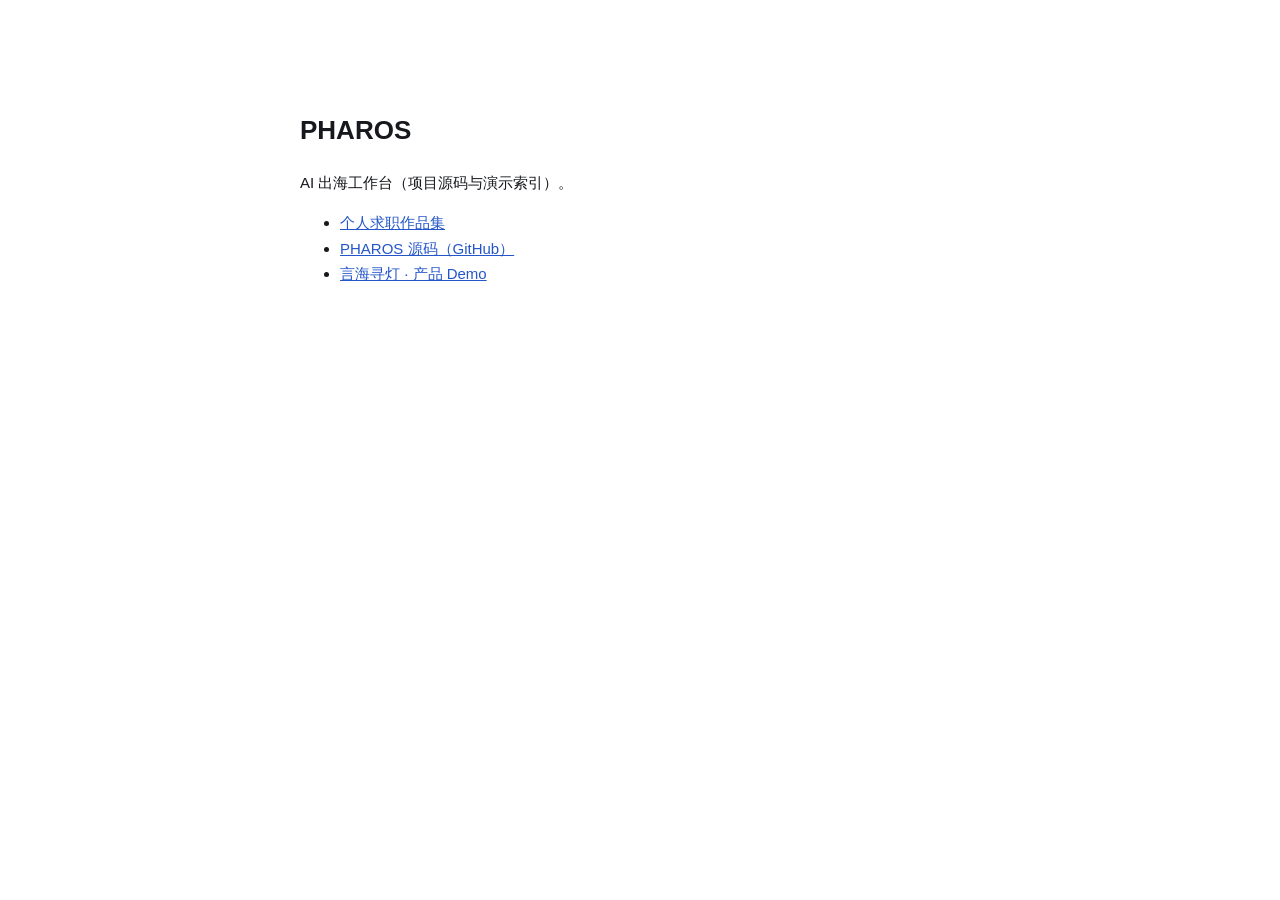
<file: index.html>
<!DOCTYPE html>
<html lang="zh-CN"><head><meta charset="utf-8"><meta name="viewport" content="width=device-width,initial-scale=1"><title>PHAROS · 项目与作品索引</title>
<style>body{font:15px/1.7 -apple-system,"PingFang SC",sans-serif;max-width:680px;margin:12vh auto;padding:0 22px;color:#16181d}a{color:#2456c9}h1{font-size:26px}</style></head>
<body><h1>PHAROS</h1><p>AI 出海工作台（项目源码与演示索引）。</p><ul>
<li><a href="./portfolio.html">个人求职作品集</a></li>
<li><a href="https://github.com/dl0607-prog/pharos-ocean">PHAROS 源码（GitHub）</a></li>
<li><a href="./pharos-demo.html">言海寻灯 · 产品 Demo</a></li>
</ul></body></html>
</file>
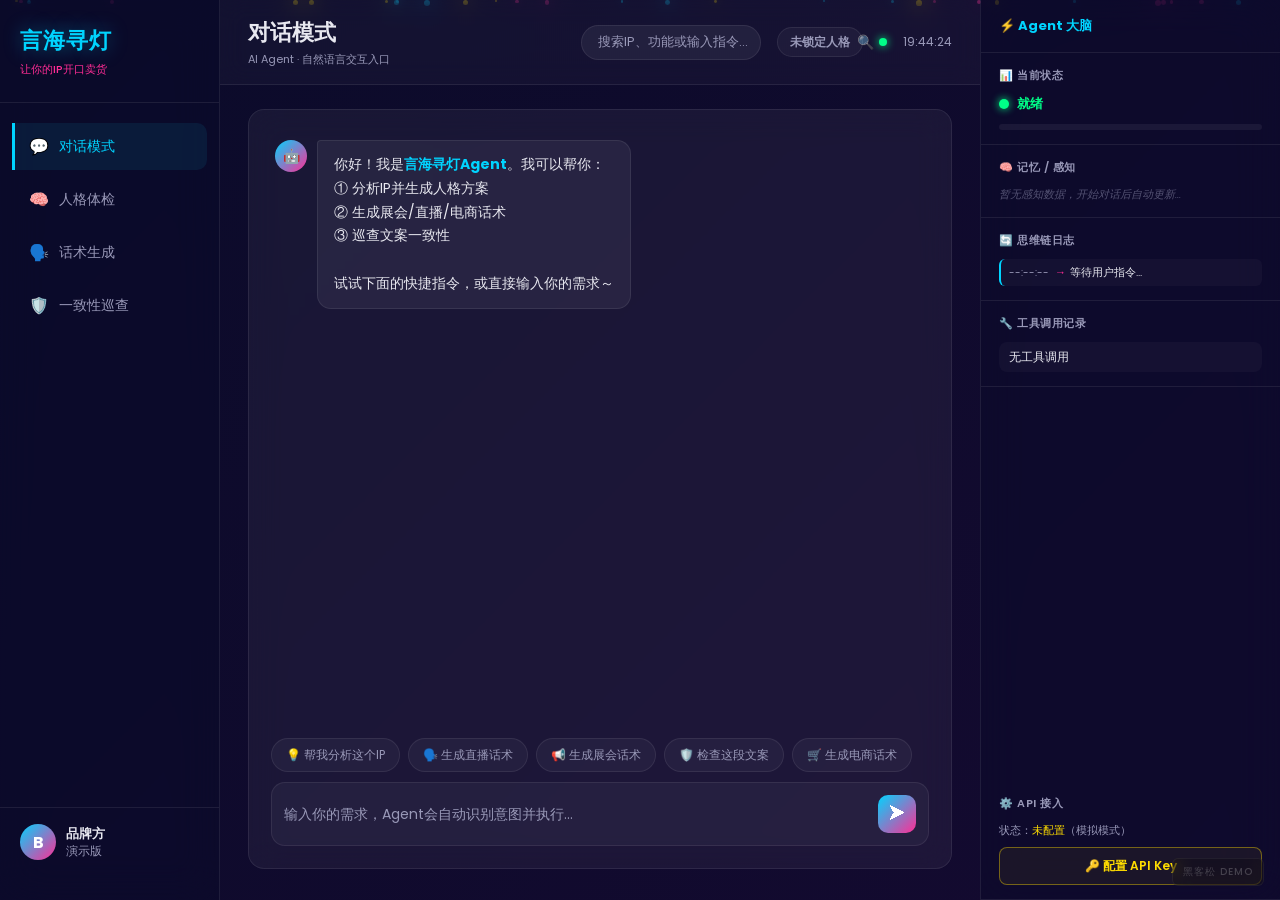
<file: pharos-demo.html>
<!DOCTYPE html>
<html lang="zh-CN">
<head>
<meta charset="UTF-8">
<meta name="viewport" content="width=device-width, initial-scale=1.0">
<title>言海寻灯 · AI Agent 产品演示</title>
<link rel="preconnect" href="https://fonts.googleapis.com">
<link rel="preconnect" href="https://fonts.gstatic.com" crossorigin>
<link href="https://fonts.googleapis.com/css2?family=Poppins:wght@300;400;500;600;700;800&display=swap" rel="stylesheet">
<style>
/* ============================================================
   全局变量与基础样式
   ============================================================ */
:root{
  --bg-start:#0b0b2a;
  --bg-end:#140a30;
  --neon-blue:#00d4ff;
  --neon-pink:#ff2d95;
  --neon-yellow:#ffdd00;
  --neon-green:#00ff88;
  --glass-bg:rgba(255,255,255,0.05);
  --glass-border:rgba(255,255,255,0.08);
  --sidebar-w:220px;
  --status-w:300px;
  --text-main:#e8e8f0;
  --text-dim:#9999b8;
}
*{margin:0;padding:0;box-sizing:border-box;}
body{
  font-family:'Poppins','PingFang SC','Microsoft YaHei',sans-serif;
  background:linear-gradient(135deg,var(--bg-start) 0%,var(--bg-end) 100%);
  color:var(--text-main);min-height:100vh;overflow:hidden;position:relative;
}

/* ============================================================
   浮动霓虹光点背景动画
   ============================================================ */
.neon-particles{position:fixed;top:0;left:0;width:100%;height:100%;pointer-events:none;z-index:0;overflow:hidden;}
.neon-particles span{position:absolute;display:block;border-radius:50%;opacity:0.5;animation:floatUp linear infinite;}
@keyframes floatUp{
  0%{transform:translateY(100vh) scale(0);opacity:0;}
  10%{opacity:0.5;transform:scale(1);}
  90%{opacity:0.5;}
  100%{transform:translateY(-10vh) scale(0);opacity:0;}
}

/* ============================================================
   三栏布局
   ============================================================ */
.app{display:flex;height:100vh;position:relative;z-index:1;}

/* —— 左侧侧边栏 —— */
.sidebar{
  width:var(--sidebar-w);flex-shrink:0;
  background:rgba(11,11,42,0.6);
  backdrop-filter:blur(20px);-webkit-backdrop-filter:blur(20px);
  border-right:1px solid var(--glass-border);
  display:flex;flex-direction:column;padding:24px 0;
}
.logo-area{padding:0 20px 24px;border-bottom:1px solid var(--glass-border);margin-bottom:20px;}
.logo{font-size:22px;font-weight:800;color:var(--neon-blue);letter-spacing:1px;text-shadow:0 0 20px rgba(0,212,255,0.4);}
.logo-sub{font-size:11px;color:var(--neon-pink);margin-top:4px;font-weight:500;}
nav{flex:1;padding:0 12px;}
.nav-btn{
  display:flex;align-items:center;gap:10px;width:100%;
  padding:11px 14px;margin-bottom:6px;
  background:transparent;border:none;border-left:3px solid transparent;
  border-radius:0 10px 10px 0;color:var(--text-dim);
  font-family:inherit;font-size:14px;font-weight:500;cursor:pointer;
  transition:all 0.2s;text-align:left;
}
.nav-btn:hover{background:rgba(255,255,255,0.04);color:var(--text-main);}
.nav-btn.active{
  background:rgba(0,212,255,0.08);border-left-color:var(--neon-blue);
  color:var(--neon-blue);
}
.nav-btn .icon{font-size:16px;}
.sidebar-footer{padding:16px 20px;border-top:1px solid var(--glass-border);display:flex;align-items:center;gap:10px;}
.avatar{
  width:36px;height:36px;border-radius:50%;
  background:linear-gradient(135deg,var(--neon-blue),var(--neon-pink));
  display:flex;align-items:center;justify-content:center;font-size:16px;font-weight:700;color:#fff;
}
.user-role{font-size:12px;color:var(--text-dim);line-height:1.4;}
.user-role strong{color:var(--text-main);font-size:13px;}

/* —— 中间主内容区 —— */
.main{flex:1;display:flex;flex-direction:column;min-width:0;}

/* 顶部品牌栏（含搜索） */
.topbar{
  display:flex;justify-content:space-between;align-items:center;
  padding:16px 28px;background:rgba(255,255,255,0.03);
  backdrop-filter:blur(12px);border-bottom:1px solid var(--glass-border);
  flex-shrink:0;
}
.topbar-left{display:flex;align-items:center;gap:16px;}
.topbar-left h1{font-size:22px;font-weight:700;}
.topbar-left .breadcrumb{font-size:11px;color:var(--text-dim);margin-top:2px;}
.search-box{
  display:flex;align-items:center;gap:8px;
  background:rgba(255,255,255,0.06);border:1px solid var(--glass-border);
  border-radius:20px;padding:6px 16px;width:260px;transition:all 0.2s;
}
.search-box:focus-within{border-color:var(--neon-blue);box-shadow:0 0 0 3px rgba(0,212,255,0.12);}
.search-box input{
  flex:1;background:none;border:none;outline:none;color:var(--text-main);
  font-family:inherit;font-size:13px;
}
.search-box input::placeholder{color:var(--text-dim);}
.search-box .search-icon{font-size:14px;opacity:0.6;cursor:pointer;transition:all 0.2s;}
.search-box .search-icon:hover{opacity:1;color:var(--neon-blue);}
.topbar-right{display:flex;align-items:center;gap:16px;font-size:13px;}
.selected-persona{
  padding:5px 12px;border-radius:16px;
  background:rgba(0,212,255,0.1);border:1px solid rgba(0,212,255,0.3);
  color:var(--neon-blue);font-weight:600;font-size:12px;white-space:nowrap;
}
.selected-persona.empty{background:rgba(255,255,255,0.04);border-color:var(--glass-border);color:var(--text-dim);}
.online-dot{display:inline-block;width:8px;height:8px;border-radius:50%;background:var(--neon-green);box-shadow:0 0 8px var(--neon-green);animation:pulse 2s infinite;}
@keyframes pulse{0%,100%{opacity:1;}50%{opacity:0.4;}}
#currentTime{color:var(--text-dim);font-variant-numeric:tabular-nums;font-size:12px;}

/* 页面容器 */
.page-content{flex:1;padding:24px 28px;overflow-y:auto;}
.page{display:none;animation:fadeIn 0.3s ease;}
.page.active{display:block;}
@keyframes fadeIn{from{opacity:0;transform:translateY(10px);}to{opacity:1;transform:translateY(0);}}

/* ============================================================
   通用组件
   ============================================================ */
.glass-card{
  background:var(--glass-bg);backdrop-filter:blur(16px);-webkit-backdrop-filter:blur(16px);
  border:1px solid var(--glass-border);border-radius:16px;padding:22px;
}
.section-title{font-size:15px;font-weight:600;margin-bottom:14px;display:flex;align-items:center;gap:8px;}
.input-group{margin-bottom:14px;}
.input-group label{display:block;font-size:12px;color:var(--text-dim);margin-bottom:5px;}
.input-group input,.input-group select{
  width:100%;padding:10px 13px;background:rgba(255,255,255,0.04);
  border:1px solid var(--glass-border);border-radius:10px;color:var(--text-main);
  font-family:inherit;font-size:14px;transition:all 0.2s;
}
.input-group input:focus,.input-group select:focus{outline:none;border-color:var(--neon-blue);box-shadow:0 0 0 3px rgba(0,212,255,0.15);}
.input-group select option{background:#140a30;}
.btn-primary{
  width:100%;padding:13px;
  background:linear-gradient(135deg,var(--neon-yellow),#ff9500);
  border:none;border-radius:12px;color:#1a1a2e;font-family:inherit;
  font-size:14px;font-weight:700;cursor:pointer;transition:all 0.25s;margin-top:6px;
}
.btn-primary:hover{transform:scale(1.03);box-shadow:0 4px 20px rgba(255,221,0,0.4);}
.btn-primary:active{transform:scale(0.97);}
.btn-primary:disabled{opacity:0.5;cursor:not-allowed;transform:none;}
.spinner{display:inline-block;width:16px;height:16px;border:2px solid rgba(255,255,255,0.3);border-top-color:#1a1a2e;border-radius:50%;animation:spin 0.7s linear infinite;vertical-align:middle;margin-right:8px;}
@keyframes spin{to{transform:rotate(360deg);}}

/* Agent 思考动画 */
.thinking-overlay{display:none;flex-direction:column;align-items:center;justify-content:center;padding:50px 20px;gap:16px;}
.thinking-overlay.show{display:flex;}
.thinking-ring{
  width:56px;height:56px;border-radius:50%;
  border:3px solid rgba(0,212,255,0.15);
  border-top-color:var(--neon-blue);border-right-color:var(--neon-pink);
  animation:spin 1s linear infinite;box-shadow:0 0 30px rgba(0,212,255,0.3);
}
.thinking-text{font-size:14px;color:var(--neon-blue);font-weight:600;letter-spacing:1px;}
.thinking-dots::after{content:'...';animation:dots 1.5s infinite;}
@keyframes dots{0%{content:'.';}33%{content:'..';}66%{content:'...';}}

/* 推理依据折叠面板 */
.reasoning-panel{margin-top:16px;background:rgba(255,45,149,0.04);border:1px solid rgba(255,45,149,0.15);border-radius:12px;overflow:hidden;}
.reasoning-header{padding:12px 18px;cursor:pointer;display:flex;justify-content:space-between;align-items:center;font-size:13px;font-weight:600;color:var(--neon-pink);transition:background 0.2s;}
.reasoning-header:hover{background:rgba(255,45,149,0.06);}
.reasoning-body{max-height:0;overflow:hidden;transition:max-height 0.4s ease;padding:0 18px;font-size:12px;line-height:2;color:var(--text-dim);}
.reasoning-panel.open .reasoning-body{max-height:600px;padding:0 18px 16px;}
.reasoning-panel.open .arrow{transform:rotate(180deg);}
.arrow{transition:transform 0.3s;font-size:11px;}
.reasoning-step{margin-bottom:3px;}
.reasoning-step strong{color:var(--neon-blue);}

/* Toast */
.toast{
  position:fixed;top:20px;left:50%;transform:translateX(-50%) translateY(-100px);
  background:rgba(0,255,136,0.15);border:1px solid rgba(0,255,136,0.4);
  backdrop-filter:blur(16px);color:var(--neon-green);
  padding:11px 26px;border-radius:28px;font-weight:600;font-size:14px;
  z-index:1000;transition:transform 0.4s cubic-bezier(0.34,1.56,0.64,1);
  box-shadow:0 4px 30px rgba(0,255,136,0.2);
}
.toast.show{transform:translateX(-50%) translateY(0);}

/* 模态弹窗 */
.modal-overlay{display:none;position:fixed;top:0;left:0;width:100%;height:100%;background:rgba(0,0,0,0.6);backdrop-filter:blur(4px);z-index:999;align-items:center;justify-content:center;}
.modal-overlay.show{display:flex;}
.modal-card{background:rgba(20,10,48,0.95);backdrop-filter:blur(20px);border:1px solid var(--glass-border);border-radius:16px;padding:26px;max-width:460px;width:90%;animation:modalIn 0.3s ease;}
@keyframes modalIn{from{opacity:0;transform:scale(0.9);}to{opacity:1;transform:scale(1);}}
.modal-title{font-size:17px;font-weight:700;margin-bottom:14px;display:flex;align-items:center;gap:8px;}
.modal-body{font-size:13px;line-height:1.8;color:var(--text-dim);margin-bottom:18px;}
.modal-body .suggestion-item{background:rgba(0,212,255,0.05);border-left:3px solid var(--neon-blue);padding:10px 14px;margin:8px 0;border-radius:6px;font-size:12px;}
.modal-close-btn{padding:9px 22px;background:var(--neon-blue);color:#0b0b2a;border:none;border-radius:8px;font-weight:600;cursor:pointer;font-family:inherit;font-size:13px;transition:all 0.2s;}
.modal-close-btn:hover{filter:brightness(1.15);}

/* 右下角水印 */
.watermark{position:fixed;bottom:14px;right:16px;z-index:50;font-size:10px;color:rgba(255,255,255,0.2);letter-spacing:1px;font-weight:500;padding:5px 10px;border:1px solid rgba(255,255,255,0.06);border-radius:6px;background:rgba(0,0,0,0.2);backdrop-filter:blur(8px);}

/* ============================================================
   功能一：对话模式 - 样式
   ============================================================ */
.chat-layout{display:flex;flex-direction:column;height:calc(100vh - 140px);}
.chat-messages{flex:1;overflow-y:auto;padding:8px 4px 16px;display:flex;flex-direction:column;gap:14px;}
.chat-messages::-webkit-scrollbar{width:4px;}
.chat-messages::-webkit-scrollbar-thumb{background:rgba(255,255,255,0.1);border-radius:4px;}
.msg{display:flex;gap:10px;max-width:80%;animation:msgIn 0.3s ease;}
@keyframes msgIn{from{opacity:0;transform:translateY(10px);}to{opacity:1;transform:translateY(0);}}
.msg.user{align-self:flex-end;flex-direction:row-reverse;}
.msg-avatar{width:32px;height:32px;border-radius:50%;flex-shrink:0;display:flex;align-items:center;justify-content:center;font-size:14px;}
.msg.agent .msg-avatar{background:linear-gradient(135deg,var(--neon-blue),var(--neon-pink));}
.msg.user .msg-avatar{background:rgba(255,255,255,0.1);}
.msg-bubble{padding:12px 16px;border-radius:14px;font-size:14px;line-height:1.7;}
.msg.agent .msg-bubble{background:rgba(255,255,255,0.06);border:1px solid var(--glass-border);border-top-left-radius:4px;}
.msg.user .msg-bubble{background:rgba(0,212,255,0.12);border:1px solid rgba(0,212,255,0.25);border-top-right-radius:4px;color:var(--neon-blue);}
.msg-bubble .typing-cursor{display:inline-block;width:2px;height:15px;background:var(--neon-blue);animation:blink 1s infinite;vertical-align:middle;margin-left:2px;}
@keyframes blink{0%,49%{opacity:1;}50%,100%{opacity:0;}}
.quick-tags{display:flex;gap:8px;flex-wrap:wrap;padding:10px 0;}
.quick-tag{
  padding:7px 14px;background:rgba(255,255,255,0.04);border:1px solid var(--glass-border);
  border-radius:20px;color:var(--text-dim);font-family:inherit;font-size:12px;cursor:pointer;transition:all 0.2s;
}
.quick-tag:hover{border-color:var(--neon-blue);color:var(--neon-blue);background:rgba(0,212,255,0.05);}
.quick-tag:active{transform:scale(0.95);}
.chat-input-area{display:flex;gap:10px;align-items:center;padding:12px;background:rgba(255,255,255,0.04);border:1px solid var(--glass-border);border-radius:14px;}
.chat-input-area input{flex:1;background:none;border:none;outline:none;color:var(--text-main);font-family:inherit;font-size:14px;}
.chat-input-area input::placeholder{color:var(--text-dim);}
.chat-send-btn{
  width:38px;height:38px;border-radius:10px;border:none;
  background:linear-gradient(135deg,var(--neon-blue),var(--neon-pink));
  color:#fff;font-size:16px;cursor:pointer;transition:all 0.2s;
  display:flex;align-items:center;justify-content:center;
}
.chat-send-btn:hover{filter:brightness(1.15);}
.chat-send-btn:active{transform:scale(0.92);}

/* ============================================================
   功能二：人格体检 - 样式
   ============================================================ */
.checkup-layout{display:flex;gap:20px;}
.checkup-left{width:35%;flex-shrink:0;}
.checkup-right{width:65%;flex-shrink:0;}
.placeholder-card{display:flex;flex-direction:column;align-items:center;justify-content:center;min-height:380px;text-align:center;color:var(--text-dim);}
.placeholder-card .big-icon{font-size:44px;margin-bottom:14px;opacity:0.4;}
.placeholder-card p{font-size:14px;}
.persona-cards{display:grid;grid-template-columns:repeat(3,1fr);gap:14px;}
.persona-card{background:var(--glass-bg);backdrop-filter:blur(16px);border:1px solid var(--glass-border);border-radius:14px;padding:18px;transition:all 0.3s;animation:cardIn 0.5s ease backwards;}
.persona-card:hover{border-color:rgba(0,212,255,0.4);transform:translateY(-4px);}
@keyframes cardIn{from{opacity:0;transform:translateY(20px);}to{opacity:1;transform:translateY(0);}}
.persona-card:nth-child(1){animation-delay:0.1s;}
.persona-card:nth-child(2){animation-delay:0.25s;}
.persona-card:nth-child(3){animation-delay:0.4s;}
.persona-badge{display:inline-block;font-size:10px;font-weight:700;padding:3px 8px;border-radius:4px;margin-bottom:8px;}
.badge-A{background:rgba(0,212,255,0.15);color:var(--neon-blue);}
.badge-B{background:rgba(255,45,149,0.15);color:var(--neon-pink);}
.badge-C{background:rgba(255,221,0,0.15);color:var(--neon-yellow);}
.persona-name{font-size:16px;font-weight:700;margin-bottom:10px;}
.persona-tags{display:flex;flex-wrap:wrap;gap:5px;margin-bottom:14px;}
.persona-tag{font-size:10px;padding:3px 9px;border-radius:10px;background:rgba(255,255,255,0.06);color:var(--text-dim);}
.persona-ratings{margin-bottom:14px;}
.rating-row{display:flex;justify-content:space-between;align-items:center;font-size:11px;margin-bottom:5px;}
.rating-row .label{color:var(--text-dim);}
.rating-row .stars{color:var(--neon-yellow);letter-spacing:2px;}
.btn-select-persona{width:100%;padding:8px;border:1px solid var(--neon-blue);background:transparent;color:var(--neon-blue);border-radius:8px;font-family:inherit;font-size:12px;font-weight:600;cursor:pointer;transition:all 0.2s;}
.btn-select-persona:hover{background:rgba(0,212,255,0.1);}
.btn-select-persona:active{transform:scale(0.96);}
.btn-select-persona.selected{background:var(--neon-blue);color:#0b0b2a;}

/* ============================================================
   功能三：话术生成 - 样式
   ============================================================ */
.script-layout{display:flex;gap:20px;}
.script-left{width:70%;flex-shrink:0;}
.script-right{width:30%;flex-shrink:0;}
.warning-bar{background:rgba(255,221,0,0.08);border:1px solid rgba(255,221,0,0.3);border-radius:10px;padding:12px 18px;color:var(--neon-yellow);font-size:13px;margin-bottom:16px;display:flex;align-items:center;gap:8px;}
.persona-header{display:flex;justify-content:space-between;align-items:center;margin-bottom:14px;}
.persona-header .current{font-size:14px;font-weight:600;}
.btn-small{padding:5px 12px;background:rgba(255,255,255,0.06);border:1px solid var(--glass-border);border-radius:8px;color:var(--text-dim);font-family:inherit;font-size:12px;cursor:pointer;transition:all 0.2s;}
.btn-small:hover{border-color:var(--neon-blue);color:var(--neon-blue);}
.scene-tabs{display:flex;gap:10px;margin-bottom:16px;}
.scene-tab{flex:1;padding:11px;border:1px solid var(--glass-border);background:rgba(255,255,255,0.03);border-radius:10px;color:var(--text-dim);font-family:inherit;font-size:13px;font-weight:500;cursor:pointer;transition:all 0.2s;text-align:center;}
.scene-tab:hover{background:rgba(255,255,255,0.06);color:var(--text-main);}
.scene-tab.active{border-color:var(--neon-blue);background:rgba(0,212,255,0.08);color:var(--neon-blue);box-shadow:0 0 16px rgba(0,212,255,0.15);}
.scene-tab:active{transform:scale(0.97);}
.script-output{min-height:260px;padding:20px;background:rgba(255,255,255,0.03);border:1px solid var(--glass-border);border-radius:14px;font-size:14px;line-height:2.1;white-space:pre-wrap;position:relative;}
.script-output .empty-hint{color:var(--text-dim);font-size:13px;text-align:center;margin-top:70px;}
.slider-container{margin-top:6px;}
input[type=range]{-webkit-appearance:none;width:100%;height:6px;background:rgba(255,255,255,0.1);border-radius:3px;outline:none;}
input[type=range]::-webkit-slider-thumb{-webkit-appearance:none;width:20px;height:20px;border-radius:50%;background:var(--neon-blue);cursor:pointer;box-shadow:0 0 12px rgba(0,212,255,0.6);transition:transform 0.2s;}
input[type=range]::-webkit-slider-thumb:hover{transform:scale(1.2);}
.slider-labels{display:flex;justify-content:space-between;margin-top:8px;font-size:10px;color:var(--text-dim);}
.tone-feedback{margin-top:14px;padding:11px;border-radius:10px;background:rgba(0,212,255,0.05);border:1px solid rgba(0,212,255,0.15);font-size:12px;text-align:center;}
.tone-feedback strong{color:var(--neon-blue);}

/* ============================================================
   功能四：一致性巡查 - 样式
   ============================================================ */
.metric-grid{display:grid;grid-template-columns:repeat(4,1fr);gap:14px;margin-bottom:24px;}
.metric-card{background:var(--glass-bg);backdrop-filter:blur(16px);border:1px solid var(--glass-border);border-radius:14px;padding:18px;transition:all 0.3s;}
.metric-card:hover{border-color:rgba(0,212,255,0.3);transform:translateY(-2px);}
.metric-label{font-size:11px;color:var(--text-dim);margin-bottom:6px;}
.metric-value{font-size:30px;font-weight:800;}
.metric-value.blue{color:var(--neon-blue);}
.metric-value.yellow{color:var(--neon-yellow);}
.metric-value.red{color:var(--neon-pink);}
.metric-value.green{color:var(--neon-green);}
.patrol-middle{display:flex;gap:20px;margin-bottom:20px;}
.ring-card{width:260px;flex-shrink:0;display:flex;flex-direction:column;align-items:center;justify-content:center;}
.ring-container{position:relative;width:150px;height:150px;}
.ring-container svg{transform:rotate(-90deg);}
.ring-bg{stroke:rgba(255,255,255,0.06);}
.ring-fg{stroke:var(--neon-blue);stroke-linecap:round;transition:stroke-dashoffset 1s ease;}
.ring-center{position:absolute;top:50%;left:50%;transform:translate(-50%,-50%);text-align:center;}
.ring-percent{font-size:32px;font-weight:800;color:var(--neon-blue);}
.ring-label{font-size:11px;color:var(--text-dim);margin-top:2px;}
.filter-card{flex:1;display:flex;flex-direction:column;justify-content:center;}
.filter-title{font-size:13px;font-weight:600;margin-bottom:14px;color:var(--text-dim);}
.filter-tags{display:flex;gap:10px;flex-wrap:wrap;}
.filter-tag{padding:7px 16px;border:1px solid var(--glass-border);background:rgba(255,255,255,0.03);border-radius:20px;color:var(--text-dim);font-family:inherit;font-size:12px;cursor:pointer;transition:all 0.2s;}
.filter-tag:hover{background:rgba(255,255,255,0.06);}
.filter-tag.active{background:rgba(0,212,255,0.1);border-color:var(--neon-blue);color:var(--neon-blue);}
.patrol-list{display:flex;flex-direction:column;gap:8px;}
.patrol-row{display:grid;grid-template-columns:90px 1fr 110px 90px;gap:14px;align-items:center;background:var(--glass-bg);border:1px solid var(--glass-border);border-radius:12px;padding:12px 16px;transition:all 0.2s;}
.patrol-row:hover{background:rgba(255,255,255,0.04);}
.patrol-platform{font-size:12px;font-weight:600;}
.patrol-text{font-size:12px;color:var(--text-dim);overflow:hidden;text-overflow:ellipsis;white-space:nowrap;}
.status-tag{display:inline-block;padding:3px 10px;border-radius:6px;font-size:10px;font-weight:600;text-align:center;}
.status-ok{background:rgba(0,255,136,0.12);color:var(--neon-green);border:1px solid rgba(0,255,136,0.3);}
.status-warn{background:rgba(255,45,149,0.12);color:var(--neon-pink);border:1px solid rgba(255,45,149,0.3);}
.btn-view-suggest{padding:5px 12px;background:rgba(255,45,149,0.1);border:1px solid rgba(255,45,149,0.4);border-radius:6px;color:var(--neon-pink);font-family:inherit;font-size:11px;cursor:pointer;transition:all 0.2s;}
.btn-view-suggest:hover{background:rgba(255,45,149,0.2);}
.btn-view-suggest:active{transform:scale(0.95);}

/* ============================================================
   右侧 Agent 状态面板
   ============================================================ */
.status-panel{
  width:var(--status-w);flex-shrink:0;
  background:rgba(11,11,42,0.5);
  backdrop-filter:blur(20px);-webkit-backdrop-filter:blur(20px);
  border-left:1px solid var(--glass-border);
  display:flex;flex-direction:column;overflow-y:auto;
}
.status-panel::-webkit-scrollbar{width:4px;}
.status-panel::-webkit-scrollbar-thumb{background:rgba(255,255,255,0.1);border-radius:4px;}
.panel-header{padding:16px 18px;border-bottom:1px solid var(--glass-border);font-size:13px;font-weight:700;color:var(--neon-blue);display:flex;align-items:center;gap:6px;}
.panel-section{padding:14px 18px;border-bottom:1px solid var(--glass-border);}
.panel-section-title{font-size:11px;font-weight:600;color:var(--text-dim);margin-bottom:10px;text-transform:uppercase;letter-spacing:0.5px;display:flex;align-items:center;gap:5px;}
/* 记忆/感知 */
.memory-item{font-size:12px;margin-bottom:6px;color:var(--text-dim);line-height:1.5;}
.memory-item strong{color:var(--text-main);font-weight:600;}
.memory-empty{font-size:11px;color:var(--text-dim);opacity:0.5;font-style:italic;}
/* 思维链日志 */
.thinking-log{max-height:180px;overflow-y:auto;display:flex;flex-direction:column;gap:6px;}
.thinking-log::-webkit-scrollbar{width:3px;}
.thinking-log::-webkit-scrollbar-thumb{background:rgba(255,255,255,0.1);border-radius:3px;}
.log-entry{font-size:11px;line-height:1.5;padding:5px 8px;border-radius:6px;background:rgba(255,255,255,0.03);animation:logIn 0.3s ease;}
@keyframes logIn{from{opacity:0;transform:translateX(10px);}to{opacity:1;transform:translateX(0);}}
.log-entry .log-time{color:var(--text-dim);font-size:10px;margin-right:6px;}
.log-entry .log-arrow{color:var(--neon-pink);margin-right:4px;}
.log-entry.info{border-left:2px solid var(--neon-blue);}
.log-entry.success{border-left:2px solid var(--neon-green);}
.log-entry.warning{border-left:2px solid var(--neon-yellow);}
/* 工具调用记录 */
.tool-list{display:flex;flex-direction:column;gap:6px;}
.tool-item{display:flex;align-items:center;justify-content:space-between;font-size:12px;padding:6px 10px;border-radius:8px;background:rgba(255,255,255,0.03);}
.tool-item .tool-name{color:var(--text-main);}
.tool-status{font-size:10px;padding:2px 6px;border-radius:4px;font-weight:600;}
.tool-status.done{background:rgba(0,255,136,0.12);color:var(--neon-green);}
.tool-status.running{background:rgba(0,212,255,0.12);color:var(--neon-blue);}
.tool-status.pending{background:rgba(255,255,255,0.06);color:var(--text-dim);}
/* 当前状态 */
.agent-status-display{display:flex;align-items:center;gap:8px;margin-bottom:10px;}
.status-indicator{width:10px;height:10px;border-radius:50%;background:var(--neon-green);box-shadow:0 0 8px var(--neon-green);transition:all 0.3s;}
.status-indicator.thinking{background:var(--neon-blue);box-shadow:0 0 8px var(--neon-blue);animation:pulse 1s infinite;}
.status-indicator.executing{background:var(--neon-yellow);box-shadow:0 0 8px var(--neon-yellow);animation:pulse 1s infinite;}
.status-text{font-size:13px;font-weight:600;}
.status-text.ready{color:var(--neon-green);}
.status-text.thinking{color:var(--neon-blue);}
.status-text.executing{color:var(--neon-yellow);}
.status-text.done{color:var(--neon-green);}
.progress-bar{width:100%;height:6px;background:rgba(255,255,255,0.06);border-radius:3px;overflow:hidden;}
.progress-fill{height:100%;background:linear-gradient(90deg,var(--neon-blue),var(--neon-pink));border-radius:3px;transition:width 0.5s ease;width:100%;}

/* API 配置按钮 */
.btn-api-config{
  width:100%;padding:9px;border:1px solid rgba(255,221,0,0.4);
  background:rgba(255,221,0,0.06);color:var(--neon-yellow);
  border-radius:8px;font-family:inherit;font-size:12px;font-weight:600;cursor:pointer;transition:all 0.2s;
}
.btn-api-config:hover{background:rgba(255,221,0,0.15);border-color:var(--neon-yellow);}
.btn-api-config:active{transform:scale(0.96);}
.btn-api-cancel{padding:9px 18px;background:rgba(255,255,255,0.06);border:1px solid var(--glass-border);border-radius:8px;color:var(--text-dim);font-family:inherit;font-size:13px;cursor:pointer;transition:all 0.2s;}
.btn-api-cancel:hover{color:var(--text-main);}
.btn-api-save{padding:9px 18px;background:linear-gradient(135deg,var(--neon-blue),var(--neon-pink));border:none;border-radius:8px;color:#fff;font-family:inherit;font-size:13px;font-weight:600;cursor:pointer;transition:all 0.2s;}
.btn-api-save:hover{filter:brightness(1.15);}
.btn-api-save:active{transform:scale(0.96);}

/* ============================================================
   响应式
   ============================================================ */
@media(max-width:1400px){
  .persona-cards{grid-template-columns:1fr 1fr;}
  .search-box{width:180px;}
}
@media(max-width:1200px){
  .status-panel{display:none;}
  .persona-cards{grid-template-columns:1fr;}
  .checkup-layout,.script-layout{flex-direction:column;}
  .checkup-left,.checkup-right,.script-left,.script-right{width:100%;}
  .metric-grid{grid-template-columns:repeat(2,1fr);}
  .patrol-middle{flex-direction:column;}
  .ring-card{width:100%;}
}
</style>
</head>
<body>

<!-- 浮动霓虹光点背景 -->
<div class="neon-particles" id="particles"></div>

<div class="app">
  <!-- ============================================================
       左侧侧边栏
       ============================================================ -->
  <aside class="sidebar">
    <div class="logo-area">
      <div class="logo">言海寻灯</div>
      <div class="logo-sub">让你的IP开口卖货</div>
    </div>
    <nav>
      <button class="nav-btn active" data-page="chat" onclick="switchPage('chat')">
        <span class="icon">💬</span><span>对话模式</span>
      </button>
      <button class="nav-btn" data-page="checkup" onclick="switchPage('checkup')">
        <span class="icon">🧠</span><span>人格体检</span>
      </button>
      <button class="nav-btn" data-page="script" onclick="switchPage('script')">
        <span class="icon">🗣️</span><span>话术生成</span>
      </button>
      <button class="nav-btn" data-page="patrol" onclick="switchPage('patrol')">
        <span class="icon">🛡️</span><span>一致性巡查</span>
      </button>
    </nav>
    <div class="sidebar-footer">
      <div class="avatar">B</div>
      <div class="user-role"><strong>品牌方</strong><br>演示版</div>
    </div>
  </aside>

  <!-- ============================================================
       中间主内容区
       ============================================================ -->
  <div class="main">
    <!-- 顶部品牌栏 -->
    <div class="topbar">
      <div class="topbar-left">
        <div>
          <h1 id="pageTitle">对话模式</h1>
          <div class="breadcrumb" id="pageBreadcrumb">AI Agent · 自然语言交互入口</div>
        </div>
      </div>
      <div class="topbar-right">
        <div class="search-box">
          <input type="text" id="searchInput" placeholder="搜索IP、功能或输入指令..." onkeydown="if(event.key==='Enter')handleSearch()">
          <span class="search-icon" onclick="handleSearch()">🔍</span>
        </div>
        <div class="selected-persona empty" id="selectedPersonaBar">未锁定人格</div>
        <span class="online-dot"></span>
        <span id="currentTime">--:--:--</span>
      </div>
    </div>

    <div class="page-content">

      <!-- ========================================================
           页面零：对话模式（默认页）
           ======================================================== -->
      <div class="page active" id="page-chat">
        <div class="glass-card chat-layout">
          <div class="chat-messages" id="chatMessages">
            <div class="msg agent">
              <div class="msg-avatar">🤖</div>
              <div class="msg-bubble">你好！我是<strong style="color:var(--neon-blue)">言海寻灯Agent</strong>。我可以帮你：<br>① 分析IP并生成人格方案<br>② 生成展会/直播/电商话术<br>③ 巡查文案一致性<br><br>试试下面的快捷指令，或直接输入你的需求～</div>
            </div>
          </div>
          <div class="quick-tags">
            <span class="quick-tag" onclick="sendQuickCommand('帮我分析这个IP')">💡 帮我分析这个IP</span>
            <span class="quick-tag" onclick="sendQuickCommand('生成直播话术')">🗣️ 生成直播话术</span>
            <span class="quick-tag" onclick="sendQuickCommand('生成展会话术')">📢 生成展会话术</span>
            <span class="quick-tag" onclick="sendQuickCommand('检查这段文案')">🛡️ 检查这段文案</span>
            <span class="quick-tag" onclick="sendQuickCommand('生成电商详情页话术')">🛒 生成电商话术</span>
          </div>
          <div class="chat-input-area">
            <input type="text" id="chatInput" placeholder="输入你的需求，Agent会自动识别意图并执行..." onkeydown="if(event.key==='Enter')sendChatMessage()">
            <button class="chat-send-btn" onclick="sendChatMessage()">➤</button>
          </div>
        </div>
      </div>

      <!-- ========================================================
           页面一：人格体检
           ======================================================== -->
      <div class="page" id="page-checkup">
        <div class="checkup-layout">
          <div class="checkup-left">
            <div class="glass-card">
              <div class="section-title">📝 IP基础信息</div>
              <div class="input-group"><label>IP名称</label><input type="text" id="ipName" placeholder="例：暴走兔" value="暴走兔"></div>
              <div class="input-group"><label>视觉风格</label>
                <select id="visualStyle"><option value="可爱">可爱</option><option value="潮酷">潮酷</option><option value="暗黑">暗黑</option><option value="治愈">治愈</option></select>
              </div>
              <div class="input-group"><label>目标人群</label><input type="text" id="targetAudience" placeholder="例：18-25岁Z世代" value="18-25岁Z世代"></div>
              <div class="input-group"><label>核心价值观</label><input type="text" id="coreValues" placeholder="例：陪伴年轻人成长" value="陪伴年轻人成长"></div>
              <button class="btn-primary" id="generateBtn" onclick="handleGenerate()">✨ AI生成三套人格方案</button>
            </div>
          </div>
          <div class="checkup-right">
            <div class="glass-card" style="min-height:440px;">
              <div class="placeholder-card" id="checkupPlaceholder"><div class="big-icon">🧠</div><p>输入IP信息，点击生成人格方案</p></div>
              <div class="thinking-overlay" id="checkupThinking"><div class="thinking-ring"></div><div class="thinking-text">Agent思考中<span class="thinking-dots"></span></div></div>
              <div id="checkupResult"></div>
            </div>
          </div>
        </div>
      </div>

      <!-- ========================================================
           页面二：话术生成
           ======================================================== -->
      <div class="page" id="page-script">
        <div class="warning-bar" id="scriptWarning" style="display:none;">⚠️ 请先在人格体检页锁定一个人格</div>
        <div class="script-layout">
          <div class="script-left">
            <div class="glass-card">
              <div class="persona-header">
                <div class="current" id="currentPersonaDisplay">当前人格：未锁定 👤</div>
                <button class="btn-small" onclick="openSwitchModal()">切换人格</button>
              </div>
              <div class="scene-tabs">
                <button class="scene-tab" data-scene="展会" onclick="selectScene('展会')">📌 展会场景</button>
                <button class="scene-tab" data-scene="直播" onclick="selectScene('直播')">📱 直播场景</button>
                <button class="scene-tab" data-scene="电商" onclick="selectScene('电商')">🛒 电商详情页</button>
              </div>
              <div class="script-output" id="scriptOutput"><div class="empty-hint">选择一个场景，AI将基于人格生成专属话术</div></div>
              <div class="reasoning-panel" id="scriptReasoning" style="display:none;">
                <div class="reasoning-header" onclick="toggleReasoning('scriptReasoning')"><span>🔍 查看话术推理依据</span><span class="arrow">▼</span></div>
                <div class="reasoning-body" id="scriptReasoningBody"></div>
              </div>
            </div>
          </div>
          <div class="script-right">
            <div class="glass-card" id="scriptControl">
              <div class="section-title">🎛️ 语气调节</div>
              <div class="slider-container">
                <input type="range" id="toneSlider" min="1" max="5" value="3" oninput="onToneChange()">
                <div class="slider-labels"><span>😄幽默</span><span>😊轻松</span><span>🙂适中</span><span>🤔专业</span><span>📊正式</span></div>
              </div>
              <div class="tone-feedback" id="toneFeedback">话术风格：<strong>均衡</strong></div>
            </div>
          </div>
        </div>
      </div>

      <!-- ========================================================
           页面三：一致性巡查
           ======================================================== -->
      <div class="page" id="page-patrol">
        <div class="metric-grid">
          <div class="metric-card"><div class="metric-label">总发布数</div><div class="metric-value blue">156</div></div>
          <div class="metric-card"><div class="metric-label">待巡查</div><div class="metric-value yellow">3</div></div>
          <div class="metric-card"><div class="metric-label">异常</div><div class="metric-value red">2</div></div>
          <div class="metric-card"><div class="metric-label">本月新增</div><div class="metric-value green">24</div></div>
        </div>
        <div class="patrol-middle">
          <div class="glass-card ring-card">
            <div class="ring-container">
              <svg width="150" height="150"><circle class="ring-bg" cx="75" cy="75" r="65" fill="none" stroke-width="10"/><circle class="ring-fg" id="ringFg" cx="75" cy="75" r="65" fill="none" stroke-width="10" stroke-dasharray="408" stroke-dashoffset="408"/></svg>
              <div class="ring-center"><div class="ring-percent" id="ringPercent">0%</div><div class="ring-label">一致性得分</div></div>
            </div>
          </div>
          <div class="glass-card filter-card">
            <div class="filter-title">快捷筛选</div>
            <div class="filter-tags">
              <button class="filter-tag active" data-filter="all" onclick="filterPatrol('all')">全部</button>
              <button class="filter-tag" data-filter="ok" onclick="filterPatrol('ok')">✅ 符合</button>
              <button class="filter-tag" data-filter="warn" onclick="filterPatrol('warn')">⚠️ 偏离</button>
            </div>
          </div>
        </div>
        <div class="glass-card">
          <div class="section-title">📋 巡查记录</div>
          <div class="patrol-list" id="patrolList"></div>
        </div>
      </div>

    </div>
  </div>

  <!-- ============================================================
       右侧 Agent 状态面板
       ============================================================ -->
  <aside class="status-panel">
    <div class="panel-header">⚡ Agent 大脑</div>

    <!-- 1. 当前状态 -->
    <div class="panel-section">
      <div class="panel-section-title">📊 当前状态</div>
      <div class="agent-status-display">
        <div class="status-indicator" id="statusIndicator"></div>
        <span class="status-text ready" id="statusText">就绪</span>
      </div>
      <div class="progress-bar"><div class="progress-fill" id="progressFill" style="width:0%"></div></div>
    </div>

    <!-- 2. 记忆/感知 -->
    <div class="panel-section">
      <div class="panel-section-title">🧠 记忆 / 感知</div>
      <div id="memoryContent">
        <div class="memory-empty">暂无感知数据，开始对话后自动更新...</div>
      </div>
    </div>

    <!-- 3. 思维链日志 -->
    <div class="panel-section">
      <div class="panel-section-title">🔄 思维链日志</div>
      <div class="thinking-log" id="thinkingLog">
        <div class="log-entry info"><span class="log-time">--:--:--</span><span class="log-arrow">→</span>等待用户指令...</div>
      </div>
    </div>

    <!-- 4. 工具调用记录 -->
    <div class="panel-section">
      <div class="panel-section-title">🔧 工具调用记录</div>
      <div class="tool-list" id="toolList">
        <div class="tool-item"><span class="tool-name">无工具调用</span></div>
      </div>
    </div>

    <!-- 5. API 设置入口 -->
    <div class="panel-section" style="margin-top:auto;">
      <div class="panel-section-title">⚙️ API 接入</div>
      <div id="apiStatus" style="font-size:11px;margin-bottom:8px;color:var(--text-dim);">
        状态：<span style="color:var(--neon-yellow)">未配置</span>（模拟模式）
      </div>
      <button class="btn-api-config" onclick="openApiConfigModal()">🔑 配置 API Key</button>
    </div>
  </aside>
</div>

<!-- API 配置弹窗 -->
<div class="modal-overlay" id="apiModalOverlay" onclick="if(event.target===this)closeApiConfigModal()">
  <div class="modal-card" style="max-width:480px;">
    <div class="modal-title">🔑 API 接入配置</div>
    <div style="font-size:13px;line-height:1.8;color:var(--text-dim);margin-bottom:16px;">
      填入以下信息后，对话模式将调用真实大模型API。留空则使用前端模拟回复。<br>
      <span style="color:var(--neon-yellow)">支持所有兼容 OpenAI 格式的服务</span>（DeepSeek / 通义千问 / Moonshot / GPT 等）。
    </div>
    <div class="input-group">
      <label>API Key</label>
      <input type="password" id="configApiKey" placeholder="sk-xxxxxxxxxxxxxxxx" style="width:100%;">
    </div>
    <div class="input-group">
      <label>API Endpoint（接口地址）</label>
      <input type="text" id="configEndpoint" placeholder="https://api.deepseek.com/v1/chat/completions" style="width:100%;">
    </div>
    <div class="input-group">
      <label>模型名称</label>
      <input type="text" id="configModel" placeholder="deepseek-chat" style="width:100%;">
    </div>
    <div style="display:flex;gap:10px;justify-content:flex-end;margin-top:16px;">
      <button class="btn-api-cancel" onclick="closeApiConfigModal()">取消</button>
      <button class="btn-api-save" onclick="saveApiConfig()">保存并启用</button>
    </div>
  </div>
</div>

<!-- Toast -->
<div class="toast" id="toast"></div>

<!-- 模态弹窗 -->
<div class="modal-overlay" id="modalOverlay" onclick="closeModalOnOverlay(event)">
  <div class="modal-card" id="modalCard">
    <div class="modal-title" id="modalTitle"></div>
    <div class="modal-body" id="modalBody"></div>
    <div style="text-align:right;"><button class="modal-close-btn" onclick="closeModal()">关闭</button></div>
  </div>
</div>

<!-- 水印 -->
<div class="watermark">黑客松 DEMO</div>

<script>
/* ================================================================
   ================================================================
   全局状态管理
   ================================================================
   ================================================================ */
let selectedPersona = null;
let currentScene = null;
let currentTone = 3;
let typingTimer = null;
let chatTypingTimer = null;

/* ================================================================
   ================================================================
   === Agent状态面板管理引擎 ===
   管右侧四个区块的实时更新：当前状态、记忆、思维链、工具调用
   ================================================================
   ================================================================ */

/* —— 更新Agent当前状态 —— */
function updateAgentStatus(state, progress){
  const indicator = document.getElementById('statusIndicator');
  const text = document.getElementById('statusText');
  const fill = document.getElementById('progressFill');
  const states = {
    ready:    {cls:'ready',     label:'就绪',    indicator:'',          progress:0},
    thinking: {cls:'thinking',  label:'思考中',  indicator:'thinking',  progress:30},
    executing:{cls:'executing', label:'执行中',  indicator:'executing',  progress:60},
    done:     {cls:'done',      label:'已完成',  indicator:'',          progress:100}
  };
  const s = states[state] || states.ready;
  indicator.className = 'status-indicator' + (s.indicator ? ' ' + s.indicator : '');
  text.className = 'status-text ' + s.cls;
  text.textContent = s.label;
  fill.style.width = (progress !== undefined ? progress : s.progress) + '%';
}

/* —— 更新记忆/感知区 —— */
function updateMemory(data){
  const el = document.getElementById('memoryContent');
  if(!data || Object.keys(data).length === 0){
    el.innerHTML = '<div class="memory-empty">暂无感知数据...</div>';
    return;
  }
  let html = '';
  if(data.ipName)        html += `<div class="memory-item">IP名称：<strong>${data.ipName}</strong></div>`;
  if(data.visualStyle)   html += `<div class="memory-item">视觉风格：<strong>${data.visualStyle}</strong></div>`;
  if(data.targetAudience)html += `<div class="memory-item">目标人群：<strong>${data.targetAudience}</strong></div>`;
  if(data.coreValues)    html += `<div class="memory-item">核心价值观：<strong>${data.coreValues}</strong></div>`;
  if(data.persona)       html += `<div class="memory-item" style="color:var(--neon-blue)">已选人格：<strong>${data.persona}</strong></div>`;
  if(data.scene)         html += `<div class="memory-item">当前场景：<strong>${data.scene}</strong></div>`;
  if(data.toneLevel)    html += `<div class="memory-item">语气档位：<strong>${data.toneLevel}档</strong></div>`;
  if(data.intent)        html += `<div class="memory-item" style="color:var(--neon-pink)">识别意图：<strong>${data.intent}</strong></div>`;
  el.innerHTML = html || '<div class="memory-empty">暂无感知数据...</div>';
}

/* —— 追加思维链日志 —— */
function addThinkingLog(message, type){
  type = type || 'info';
  const log = document.getElementById('thinkingLog');
  const now = new Date();
  const ts = String(now.getHours()).padStart(2,'0')+':'+String(now.getMinutes()).padStart(2,'0')+':'+String(now.getSeconds()).padStart(2,'0');
  const entry = document.createElement('div');
  entry.className = 'log-entry ' + type;
  entry.innerHTML = `<span class="log-time">${ts}</span><span class="log-arrow">→</span>${message}`;
  log.appendChild(entry);
  log.scrollTop = log.scrollHeight;
}

/* —— 更新工具调用记录 —— */
function updateToolCall(tools){
  const list = document.getElementById('toolList');
  if(!tools || tools.length === 0){
    list.innerHTML = '<div class="tool-item"><span class="tool-name">无工具调用</span></div>';
    return;
  }
  list.innerHTML = tools.map(t => `
    <div class="tool-item">
      <span class="tool-name">${t.icon||'📋'} ${t.name}</span>
      <span class="tool-status ${t.status}">${t.status==='done'?'✅完成':t.status==='running'?'⏳进行中':'⏳等待'}</span>
    </div>
  `).join('');
}

/* —— 全局记忆数据 —— */
let agentMemory = {};

/* —— 记忆更新辅助 —— */
function setMemory(key, value){
  agentMemory[key] = value;
  updateMemory(agentMemory);
}


/* ================================================================
   ================================================================
   === API 调用层 ===
   页面弹窗配置 + 硬编码兜底；填入key后调用真实大模型，留空走模拟
   ================================================================
   ================================================================ */

const API_CONFIG = {
  // === 硬编码配置（代码级兜底，页面弹窗保存后会覆盖这些值）===
  // 路演时如需接入真实大模型，填入以下配置即可：
  apiKey:  '',  // 例：'sk-xxxxxxxxxxxxxxxx'
  endpoint: '',  // 例：'https://api.deepseek.com/v1/chat/completions'（兼容OpenAI格式）
  model:    '',  // 例：'deepseek-chat' 或 'gpt-4o-mini'
};

/**
 * 调用大模型API（兼容OpenAI格式）
 * 如果API_CONFIG.apiKey为空，则返回null，由调用方降级到模拟回复
 */
async function callLLMAPI(messages){
  if(!API_CONFIG.apiKey || !API_CONFIG.endpoint){
    return null; // 未配置API，走模拟
  }
  try{
    const resp = await fetch(API_CONFIG.endpoint, {
      method:'POST',
      headers:{
        'Content-Type':'application/json',
        'Authorization':`Bearer ${API_CONFIG.apiKey}`
      },
      body:JSON.stringify({
        model:API_CONFIG.model,
        messages:messages,
        max_tokens:800,
        temperature:0.8
      })
    });
    const data = await resp.json();
    return data.choices[0].message.content;
  }catch(e){
    console.warn('API调用失败，降级到模拟回复：', e);
    return null;
  }
}

/* —— 页面API配置弹窗逻辑 —— */
function openApiConfigModal(){
  // 回填当前配置到输入框
  document.getElementById('configApiKey').value = API_CONFIG.apiKey || '';
  document.getElementById('configEndpoint').value = API_CONFIG.endpoint || '';
  document.getElementById('configModel').value = API_CONFIG.model || '';
  document.getElementById('apiModalOverlay').classList.add('show');
}
function closeApiConfigModal(){
  document.getElementById('apiModalOverlay').classList.remove('show');
}
function saveApiConfig(){
  API_CONFIG.apiKey = document.getElementById('configApiKey').value.trim();
  API_CONFIG.endpoint = document.getElementById('configEndpoint').value.trim();
  API_CONFIG.model = document.getElementById('configModel').value.trim();
  updateApiStatusDisplay();
  closeApiConfigModal();
  if(API_CONFIG.apiKey && API_CONFIG.endpoint){
    showToast('✅ API配置已保存，对话模式已启用真实大模型');
    addThinkingLog('API配置已更新 → 真实大模型模式已启用', 'success');
  } else {
    showToast('⚠️ API未配置，保持模拟模式');
  }
}
function updateApiStatusDisplay(){
  const el = document.getElementById('apiStatus');
  if(API_CONFIG.apiKey && API_CONFIG.endpoint){
    el.innerHTML = '状态：<span style="color:var(--neon-green)">已启用</span> · ' + (API_CONFIG.model || '默认模型');
  } else {
    el.innerHTML = '状态：<span style="color:var(--neon-yellow)">未配置</span>（模拟模式）';
  }
}
// 初始化时刷新状态显示
updateApiStatusDisplay();


/* ================================================================
   ================================================================
   === Agent推理引擎 · 对话意图识别 ===
   自然语言关键词匹配 → 自动路由到对应功能页
   ================================================================
   ================================================================ */

/**
 * 意图识别引擎
 * 输入：用户自然语言文本
 * 输出：{ intent, targetPage, reply, action }
 */
function intentRecognitionEngine(text){
  const t = text.toLowerCase();

  // 意图①：人格体检
  if((t.includes('分析')||t.includes('体检')||t.includes('人格')||t.includes('ip')) && !t.includes('话术') && !t.includes('文案')){
    return {
      intent:'人格体检',
      targetPage:'checkup',
      reply:`好的，我检测到你想<strong style="color:var(--neon-blue)">分析IP并生成人格方案</strong>。正在为你切换到「人格体检」页面，请确认IP信息后点击生成按钮。`,
      action:()=>{ switchPage('checkup'); }
    };
  }

  // 意图②：话术生成（展会/直播/电商）
  if(t.includes('话术')||t.includes('直播')||t.includes('展会')||t.includes('电商')||t.includes('详情页')){
    let scene = '直播';
    if(t.includes('展会')) scene='展会';
    else if(t.includes('直播')) scene='直播';
    else if(t.includes('电商')||t.includes('详情页')) scene='电商';
    return {
      intent:`话术生成-${scene}`,
      targetPage:'script',
      reply:`明白，你想生成<strong style="color:var(--neon-blue)">${scene}场景话术</strong>。正在切换到「话术生成」页面${
        selectedPersona ? `，将基于已选人格「${selectedPersona.name}」为你生成。` : '，但检测到你尚未锁定人格，请先前往人格体检页选择一个。'
      }`,
      action:()=>{
        switchPage('script');
        if(selectedPersona){
          setTimeout(()=>{
            selectScene(scene);
          }, 800);
        }
      }
    };
  }

  // 意图③：一致性巡查
  if(t.includes('检查')||t.includes('巡查')||t.includes('文案')||t.includes('一致性')||t.includes('偏离')){
    return {
      intent:'一致性巡查',
      targetPage:'patrol',
      reply:`收到，你想<strong style="color:var(--neon-blue)">检查文案一致性</strong>。正在切换到「一致性巡查」页面，为你展示巡查结果。`,
      action:()=>{ switchPage('patrol'); }
    };
  }

  // 意图④：搜索IP
  if(t.includes('搜索')||t.includes('查找')||t.includes('找')){
    return {
      intent:'搜索',
      targetPage:null,
      reply:`我理解你想搜索相关信息。当前演示版中，你可以通过左侧导航直接进入对应功能页操作。需要我帮你切换到哪个功能？`,
      action:null
    };
  }

  // 默认：通用回复
  return {
    intent:'通用咨询',
    targetPage:null,
    reply:`我理解你说的是「${text}」。目前我可以帮你：\n① <strong style="color:var(--neon-blue)">分析IP</strong> → 生成人格方案\n② <strong style="color:var(--neon-blue)">生成话术</strong> → 展会/直播/电商场景\n③ <strong style="color:var(--neon-blue)">巡查文案</strong> → 一致性检查\n\n请点击上方快捷指令，或描述更具体的需求～`,
    action:null
  };
}

/* —— 发送快捷指令 —— */
function sendQuickCommand(cmd){
  document.getElementById('chatInput').value = cmd;
  sendChatMessage();
}

/* —— 发送对话消息 —— */
async function sendChatMessage(){
  const input = document.getElementById('chatInput');
  const text = input.value.trim();
  if(!text) return;
  input.value = '';

  // 1. 显示用户消息
  addChatMessage('user', text);

  // 2. Agent状态 → 思考中
  updateAgentStatus('thinking', 30);
  addThinkingLog(`用户输入："${text}"，启动意图识别引擎...`, 'info');
  updateToolCall([{name:'意图识别器', icon:'🔍', status:'running'}]);

  // 3. 调用API（如果配置了）或走模拟
  const intent = intentRecognitionEngine(text);
  setMemory('intent', intent.intent);

  // 尝试调用真实API增强回复
  let apiReply = null;
  if(API_CONFIG.apiKey){
    addThinkingLog('检测到API配置，尝试调用大模型增强回复...', 'info');
    const messages = [
      {role:'system', content:'你是"言海寻灯"AI Agent，帮助品牌方管理IP人格、生成话术、巡查文案一致性。回复简洁有力。'},
      {role:'user', content:text}
    ];
    apiReply = await callLLMAPI(messages);
  }

  // 4. 显示Agent回复（带打字机效果）
  setTimeout(()=>{
    updateAgentStatus('executing', 60);
    addThinkingLog(`意图识别完成 → 匹配意图：<strong>${intent.intent}</strong>`, 'success');
    updateToolCall([
      {name:'意图识别器', icon:'🔍', status:'done'},
      intent.targetPage ? {name:'页面路由器', icon:'🔄', status:'running'} : null
    ].filter(Boolean));

    const replyText = apiReply || intent.reply;
    addChatMessage('agent', replyText, true); // true=打字机效果

    // 5. 如果有联动动作，延迟执行
    if(intent.action){
      setTimeout(()=>{
        addThinkingLog(`触发联动动作 → 切换到「${intent.targetPage}」页面`, 'warning');
        updateToolCall([
          {name:'意图识别器', icon:'🔍', status:'done'},
          {name:'页面路由器', icon:'🔄', status:'done'}
        ]);
        intent.action();
        updateAgentStatus('done', 100);
        setTimeout(()=>updateAgentStatus('ready', 0), 2000);
      }, 2000);
    } else {
      setTimeout(()=>{
        updateAgentStatus('done', 100);
        setTimeout(()=>updateAgentStatus('ready', 0), 2000);
      }, 1500);
    }
  }, 1200);
}

/* —— 添加对话消息 —— */
function addChatMessage(role, html, useTypewriter){
  const container = document.getElementById('chatMessages');
  const msg = document.createElement('div');
  msg.className = 'msg ' + role;
  const avatar = role === 'agent' ? '🤖' : '👤';
  if(useTypewriter && role === 'agent'){
    msg.innerHTML = `<div class="msg-avatar">${avatar}</div><div class="msg-bubble" id="typingBubble"><span class="typing-cursor"></span></div>`;
    container.appendChild(msg);
    container.scrollTop = container.scrollHeight;
    typewriterChat(document.getElementById('typingBubble'), html);
  } else {
    msg.innerHTML = `<div class="msg-avatar">${avatar}</div><div class="msg-bubble">${html}</div>`;
    container.appendChild(msg);
    container.scrollTop = container.scrollHeight;
  }
}

/* —— 对话打字机效果 —— */
function typewriterChat(el, html){
  if(chatTypingTimer) clearInterval(chatTypingTimer);
  // 把HTML拆成纯文本逐字输出（保留换行）
  const temp = document.createElement('div');
  temp.innerHTML = html;
  const text = temp.textContent || temp.innerText || '';
  let idx = 0;
  el.innerHTML = '<span class="typing-cursor"></span>';
  chatTypingTimer = setInterval(()=>{
    if(idx < text.length){
      const partial = text.substring(0, idx+1);
      el.innerHTML = partial.replace(/\n/g,'<br>') + '<span class="typing-cursor"></span>';
      idx++;
      const c = document.getElementById('chatMessages');
      c.scrollTop = c.scrollHeight;
    } else {
      // 完成后渲染完整HTML（保留加粗等格式）
      el.innerHTML = html;
      clearInterval(chatTypingTimer);
    }
  }, 25);
}


/* ================================================================
   ================================================================
   === 搜索框功能 ===
   顶部搜索框联动对话意图识别
   ================================================================
   ================================================================ */
function handleSearch(){
  const input = document.getElementById('searchInput');
  const query = input.value.trim();
  if(!query) return;
  input.value = '';

  // 切换到对话模式页
  switchPage('chat');

  // 将搜索内容作为对话消息发送
  setTimeout(()=>{
    document.getElementById('chatInput').value = query;
    sendChatMessage();
  }, 400);
}


/* ================================================================
   ================================================================
   === 页面切换逻辑 ===
   ================================================================
   ================================================================ */
const pageInfo = {
  chat:   { title:'对话模式',  breadcrumb:'AI Agent · 自然语言交互入口' },
  checkup:{ title:'人格体检',  breadcrumb:'AI Agent · IP人格生成与分析' },
  script: { title:'话术生成',  breadcrumb:'AI Agent · 多场景话术智能生成' },
  patrol: { title:'一致性巡查', breadcrumb:'AI Agent · 人设一致性监控' }
};

function switchPage(pageName){
  document.querySelectorAll('.nav-btn').forEach(btn => {
    btn.classList.toggle('active', btn.dataset.page === pageName);
  });
  document.querySelectorAll('.page').forEach(p => p.classList.remove('active'));
  setTimeout(()=>{
    document.getElementById('page-'+pageName).classList.add('active');
  }, 50);
  document.getElementById('pageTitle').textContent = pageInfo[pageName].title;
  document.getElementById('pageBreadcrumb').textContent = pageInfo[pageName].breadcrumb;

  // 联动右侧状态面板
  addThinkingLog(`页面切换 → 「${pageInfo[pageName].title}」`, 'info');

  if(pageName === 'script') checkPersonaForScript();
  if(pageName === 'patrol') animateRing();
}


/* ================================================================
   Toast & 模态弹窗
   ================================================================ */
function showToast(msg){
  const toast = document.getElementById('toast');
  toast.textContent = msg;
  toast.classList.add('show');
  setTimeout(()=>toast.classList.remove('show'), 3000);
}
function openModal(title, bodyHTML){
  document.getElementById('modalTitle').innerHTML = title;
  document.getElementById('modalBody').innerHTML = bodyHTML;
  document.getElementById('modalOverlay').classList.add('show');
}
function closeModal(){ document.getElementById('modalOverlay').classList.remove('show'); }
function closeModalOnOverlay(e){ if(e.target === document.getElementById('modalOverlay')) closeModal(); }
function toggleReasoning(id){ document.getElementById(id).classList.toggle('open'); }


/* ================================================================
   ================================================================
   === Agent推理引擎 · 人格体检 ===
   ================================================================
   ================================================================ */
const styleTraitMap = {
  '可爱': { traits:['元气','萌系','治愈'], tone:'元气型', baseNames:['小甜心','元气宝','萌萌酱'] },
  '潮酷': { traits:['潮玩','叛逆','先锋'], tone:'潮酷型', baseNames:['潮主理','酷盖','先锋客'] },
  '暗黑': { traits:['神秘','高冷','深度'], tone:'暗黑型', baseNames:['暗夜领主','极客','深渊行者'] },
  '治愈': { traits:['温暖','陪伴','柔软'], tone:'治愈型', baseNames:['暖阳','陪伴师','治愈星'] }
};

function personaReasoningEngine(ipName, visualStyle, targetAudience, coreValues){
  const base = styleTraitMap[visualStyle];
  const reasoningSteps = [];
  const personas = [];

  reasoningSteps.push(`① 检测到视觉风格=<strong>${visualStyle}</strong> → 匹配人格标签：${base.traits.join('、')}；人格基调：${base.tone}`);

  let extraTraits = [];
  const audience = targetAudience || '';
  if(audience.includes('Z世代')||audience.includes('年轻')){
    extraTraits.push('潮流','社交');
    reasoningSteps.push(`② 目标人群含"<strong>Z世代/年轻</strong>" → 增加潮流、社交标签`);
  } else if(audience){
    reasoningSteps.push(`② 目标人群="<strong>${audience}</strong>" → 维持基础人格调性`);
  }

  let affinityBonus = 0, trustBonus = 0;
  const values = coreValues || '';
  if(values.includes('陪伴')||values.includes('温暖')){
    affinityBonus += 1;
    reasoningSteps.push(`③ 核心价值观含"<strong>陪伴/温暖</strong>" → 亲和力星级+1`);
  }
  if(values.includes('突破')||values.includes('创新')){
    trustBonus += 1;
    reasoningSteps.push(`③ 核心价值观含"<strong>突破/创新</strong>" → 信任度星级+1`);
  }
  if(affinityBonus===0 && trustBonus===0 && values){
    reasoningSteps.push(`③ 核心价值观="<strong>${values}</strong>" → 星级维持基准`);
  }

  const nameLen = (ipName||'IP').length;
  let memoryBase = nameLen<=3 ? 4 : (nameLen<=5 ? 3 : 2);
  reasoningSteps.push(`④ IP名称"${ipName}"长度=${nameLen}字 → 记忆度基准=${'★'.repeat(memoryBase)}${'☆'.repeat(5-memoryBase)}`);

  const variants = [
    { suffix:'· 经典版', badge:'A', badgeClass:'badge-A', traitShift:0 },
    { suffix:'· 进阶版', badge:'B', badgeClass:'badge-B', traitShift:1 },
    { suffix:'· 破圈版', badge:'C', badgeClass:'badge-C', traitShift:2 }
  ];

  variants.forEach((v, idx)=>{
    const allTraits = [...base.traits, ...extraTraits];
    const shiftedTraits = [];
    for(let i=0;i<3;i++){
      shiftedTraits.push(allTraits[(i + v.traitShift) % allTraits.length] || base.traits[i]);
    }
    const finalTraits = [...new Set(shiftedTraits)].slice(0,3);
    const affinity = Math.min(5, 3 + affinityBonus + (idx===0?1:idx===1?0:1));
    const trust = Math.min(5, 3 + trustBonus + (idx===1?1:0));
    const memory = Math.min(5, memoryBase + (idx===2?1:0));
    personas.push({ name:ipName+v.suffix, tone:base.tone, traits:finalTraits, affinity, trust, memory, badge:v.badge, badgeClass:v.badgeClass });
  });

  reasoningSteps.push(`⑤ 综合以上维度，生成三套有区分度的人格方案（经典/进阶/破圈），各自侧重不同标签组合与星级分布。`);
  return { personas, reasoningText:reasoningSteps.join('<br>') };
}

function handleGenerate(){
  const ipName = document.getElementById('ipName').value.trim() || '未命名IP';
  const visualStyle = document.getElementById('visualStyle').value;
  const targetAudience = document.getElementById('targetAudience').value.trim();
  const coreValues = document.getElementById('coreValues').value.trim();
  const btn = document.getElementById('generateBtn');

  // 更新记忆
  setMemory('ipName', ipName);
  setMemory('visualStyle', visualStyle);
  setMemory('targetAudience', targetAudience);
  setMemory('coreValues', coreValues);

  // 联动右侧状态面板
  updateAgentStatus('thinking', 30);
  addThinkingLog(`收到IP信息：${ipName} / 风格=${visualStyle} / 人群=${targetAudience}`, 'info');
  updateToolCall([{name:'人格生成器', icon:'📋', status:'running'}]);

  document.getElementById('checkupPlaceholder').style.display = 'none';
  document.getElementById('checkupResult').innerHTML = '';
  document.getElementById('checkupThinking').classList.add('show');
  btn.disabled = true;
  btn.innerHTML = '<span class="spinner"></span>生成中...';

  setTimeout(()=>{
    const { personas, reasoningText } = personaReasoningEngine(ipName, visualStyle, targetAudience, coreValues);

    document.getElementById('checkupThinking').classList.remove('show');
    btn.disabled = false;
    btn.innerHTML = '✨ AI生成三套人格方案';

    updateAgentStatus('executing', 70);
    addThinkingLog(`人格推理完成 → 生成3套方案（经典/进阶/破圈）`, 'success');
    updateToolCall([{name:'人格生成器', icon:'📋', status:'done'}]);

    const resultHTML = `
      <div class="persona-cards">
        ${personas.map((p, i) => `
          <div class="persona-card">
            <span class="persona-badge ${p.badgeClass}">方案 ${p.badge}</span>
            <div class="persona-name">${p.name}</div>
            <div class="persona-tags">${p.traits.map(t => `<span class="persona-tag">${t}</span>`).join('')}</div>
            <div class="persona-ratings">
              <div class="rating-row"><span class="label">亲和力</span><span class="stars">${'★'.repeat(p.affinity)}${'☆'.repeat(5-p.affinity)}</span></div>
              <div class="rating-row"><span class="label">信任度</span><span class="stars">${'★'.repeat(p.trust)}${'☆'.repeat(5-p.trust)}</span></div>
              <div class="rating-row"><span class="label">记忆度</span><span class="stars">${'★'.repeat(p.memory)}${'☆'.repeat(5-p.memory)}</span></div>
            </div>
            <button class="btn-select-persona" onclick="selectPersona(${i})">${selectedPersona && selectedPersona.name === p.name ? '✅ 已选择' : '选择此人格'}</button>
          </div>
        `).join('')}
      </div>
      <div class="reasoning-panel open" id="checkupReasoning">
        <div class="reasoning-header" onclick="toggleReasoning('checkupReasoning')"><span>🔍 查看推理依据</span><span class="arrow">▼</span></div>
        <div class="reasoning-body">${reasoningText}</div>
      </div>
    `;
    document.getElementById('checkupResult').innerHTML = resultHTML;
    window._lastPersonas = personas;

    updateAgentStatus('done', 100);
    setTimeout(()=>updateAgentStatus('ready', 0), 2000);
  }, 1500);
}

function selectPersona(idx){
  const p = window._lastPersonas[idx];
  selectedPersona = p;
  setMemory('persona', p.name);

  const bar = document.getElementById('selectedPersonaBar');
  bar.textContent = `已选：${p.name}`;
  bar.classList.remove('empty');
  document.getElementById('currentPersonaDisplay').innerHTML = `当前人格：${p.name} 👤`;

  addThinkingLog(`用户锁定人格 → ${p.name}（${p.tone}）`, 'success');
  showToast(`✅ 已锁定【${p.name}】`);

  document.querySelectorAll('.btn-select-persona').forEach((btn,i)=>{
    btn.classList.toggle('selected', i===idx);
    btn.textContent = i===idx ? '✅ 已选择' : '选择此人格';
  });
}


/* ================================================================
   ================================================================
   === Agent推理引擎 · 话术生成 ===
   ================================================================
   ================================================================ */
const toneDict = {
  '元气型': { words:['呀','啦','超级','超酷'], mood:'活泼', opener:['哈喽呀！','哇塞！','嘿！'] },
  '暗黑型': { words:['极致','突破','颠覆','暗夜'], mood:'深沉', opener:['暗夜将至。','凝视深渊。','极致，由此开始。'] },
  '治愈型': { words:['温暖','陪伴','安心','柔软'], mood:'温柔', opener:['你好呀~','轻轻问候你~','在吗？'] },
  '潮酷型': { words:['炸裂','硬核','潮玩','街头'], mood:'前卫', opener:['Yo！','炸场了！','Listen up！'] }
};
const formalityWords = {
  1: { intensifier:'超级', emoji:'😄🔥', casual:['绝绝子','yyds','冲冲冲'], formal:'超级酷' },
  2: { intensifier:'很', emoji:'✨', casual:['好棒','赞','冲'], formal:'很出色' },
  3: { intensifier:'非常', emoji:'👍', casual:['优秀','不错','推荐'], formal:'非常优秀' },
  4: { intensifier:'显著', emoji:'', casual:['卓越','优质','优选'], formal:'卓越表现' },
  5: { intensifier:'极具', emoji:'', casual:['杰出','卓越','首选'], formal:'极具价值' }
};
const sceneStructures = {
  '展会': ['视觉吸引','产品亮点','现场互动引导'],
  '直播': ['福利钩子','产品展示','限时促单'],
  '电商': ['痛点引入','解决方案','信任背书','促单']
};

function scriptReasoningEngine(persona, scene, toneLevel){
  if(!persona) return null;
  const tone = toneDict[persona.tone] || toneDict['元气型'];
  const formality = formalityWords[toneLevel];
  const structure = sceneStructures[scene];
  const reasoningSteps = [];
  reasoningSteps.push(`① 人格口吻：已选人格=<strong>${persona.name}</strong>，基调=<strong>${persona.tone}</strong> → 采用${tone.mood}语气，关键词：${tone.words.join('、')}`);
  reasoningSteps.push(`② 场景结构：场景=<strong>${scene}</strong> → 按"${structure.join(' → ')}"结构编排`);
  reasoningSteps.push(`③ 语气档位：当前档位=<strong>${toneLevel}档</strong>（${['','幽默','轻松','适中','专业','正式'][toneLevel]}）→ 用词倾向：${formality.casual.join('、')}`);

  let script = '';
  const ipTag = persona.traits[0] || '潮流';
  const opener = tone.opener[Math.floor(Math.random()*tone.opener.length)];
  script += opener + '\n\n';

  if(scene === '展会'){
    script += `【视觉吸引】看到展位上${formality.intensifier}${tone.words[0]}的${ipTag}IP形象了吗？${formality.emoji}\n`;
    script += `【产品亮点】这次带来的新品${formality.casual[0]}，${tone.words[1]}的设计感拉满，每一个细节都${formality.formal}。\n`;
    script += `【现场互动引导】来展位打卡还能领限定周边${formality.casual[2]||'冲'}！${tone.words[2]}体验等你来~${formality.emoji}\n`;
  } else if(scene === '直播'){
    script += `【福利钩子】直播间专属福利来了${formality.emoji}！${formality.intensifier}划算，${tone.words[0]}到不行！\n`;
    script += `【产品展示】这款${ipTag}联名款，${tone.words[1]}质感，${formality.casual[0]}的口碑，闭眼入${formality.casual[2]||''}。\n`;
    script += `【限时促单】倒计时3分钟！${tone.words[2]}手速要快，错过等下波~${formality.emoji}\n`;
  } else if(scene === '电商'){
    script += `【痛点引入】还在为选不到${formality.casual[0]}的${ipTag}周边发愁？${tone.words[0]}的体验从这里开始。\n`;
    script += `【解决方案】这款${formality.intensifier}${tone.words[1]}的产品，${formality.casual[1]}品质，解决你的所有需求。\n`;
    script += `【信任背书】${formality.casual[2]||'优选'}之选，${tone.words[2]}体验，万千用户好评认证。\n`;
    script += `【促单】限时优惠，${formality.formal}，即刻下单${formality.emoji}\n`;
  }
  reasoningSteps.push(`④ 综合三维信息，按结构填充人格口吻词与语气修饰词，生成完整话术。`);
  return { script, reasoningText:reasoningSteps.join('<br>') };
}

function checkPersonaForScript(){
  const warning = document.getElementById('scriptWarning');
  const control = document.getElementById('scriptControl');
  if(!selectedPersona){
    warning.style.display = 'flex';
    control.style.opacity = '0.4';
    control.style.pointerEvents = 'none';
    document.querySelectorAll('.scene-tab').forEach(t => { t.style.pointerEvents='none'; t.style.opacity='0.5'; });
  } else {
    warning.style.display = 'none';
    control.style.opacity = '1';
    control.style.pointerEvents = 'auto';
    document.querySelectorAll('.scene-tab').forEach(t => { t.style.pointerEvents='auto'; t.style.opacity='1'; });
  }
}

function selectScene(scene){
  if(!selectedPersona) return;
  currentScene = scene;
  setMemory('scene', scene);
  document.querySelectorAll('.scene-tab').forEach(t => { t.classList.toggle('active', t.dataset.scene === scene); });

  updateAgentStatus('thinking', 30);
  addThinkingLog(`场景选择：${scene} → 启动话术推理引擎`, 'info');
  updateToolCall([{name:'话术生成器', icon:'🗣️', status:'running'}]);

  const output = document.getElementById('scriptOutput');
  output.innerHTML = '<div style="display:flex;flex-direction:column;align-items:center;justify-content:center;min-height:200px;gap:14px;"><div class="thinking-ring"></div><div class="thinking-text">Agent思考中<span class="thinking-dots"></span></div></div>';

  setTimeout(()=>{
    const result = scriptReasoningEngine(selectedPersona, scene, currentTone);
    if(!result) return;
    document.getElementById('scriptReasoning').style.display = 'block';
    document.getElementById('scriptReasoningBody').innerHTML = result.reasoningText;
    updateAgentStatus('executing', 70);
    addThinkingLog(`话术推理完成 → 三维组合输出`, 'success');
    updateToolCall([{name:'话术生成器', icon:'🗣️', status:'done'}]);
    typewriterEffect(output, result.script);
    setTimeout(()=>{ updateAgentStatus('done', 100); setTimeout(()=>updateAgentStatus('ready',0),2000); }, 1000);
  }, 1500);
}

function typewriterEffect(container, text){
  if(typingTimer) clearInterval(typingTimer);
  container.innerHTML = '<span id="typingText"></span><span class="typing-cursor"></span>';
  const typingEl = document.getElementById('typingText');
  let idx = 0;
  typingTimer = setInterval(()=>{
    if(idx < text.length){
      typingEl.textContent += text[idx];
      idx++;
      container.scrollTop = container.scrollHeight;
    } else {
      clearInterval(typingTimer);
    }
  }, 35);
}

function onToneChange(){
  currentTone = parseInt(document.getElementById('toneSlider').value);
  setMemory('toneLevel', currentTone+'');
  const labels = ['','😄幽默','😊轻松','🙂适中','🤔专业','📊正式'];
  const styles = ['','活泼','活泼','均衡','沉稳','沉稳'];
  document.getElementById('toneFeedback').innerHTML = `话术风格：<strong>${styles[currentTone]}</strong> · 当前档位：${labels[currentTone]}`;
  if(currentScene && selectedPersona){
    const output = document.getElementById('scriptOutput');
    output.innerHTML = '<div style="display:flex;flex-direction:column;align-items:center;justify-content:center;min-height:200px;gap:14px;"><div class="thinking-ring"></div><div class="thinking-text">Agent思考中<span class="thinking-dots"></span></div></div>';
    addThinkingLog(`语气档位变更 → ${currentTone}档，重新生成话术`, 'warning');
    setTimeout(()=>{
      const result = scriptReasoningEngine(selectedPersona, currentScene, currentTone);
      document.getElementById('scriptReasoningBody').innerHTML = result.reasoningText;
      typewriterEffect(output, result.script);
    }, 1200);
  }
}

function openSwitchModal(){
  if(!window._lastPersonas || window._lastPersonas.length === 0){
    openModal('ℹ️ 提示', '<p>请先前往「人格体检」页生成人格方案，才能切换。</p>');
    return;
  }
  const optionsHTML = window._lastPersonas.map((p,i) => `
    <div class="suggestion-item" style="cursor:pointer;" onclick="switchPersonaFromModal(${i})">
      <strong>${p.name}</strong><br>
      <span style="color:var(--text-dim);font-size:11px;">标签：${p.traits.join('、')} | 亲和${'★'.repeat(p.affinity)} | 信任${'★'.repeat(p.trust)}</span>
    </div>
  `).join('');
  openModal('🔄 切换人格', '<p style="margin-bottom:10px;">选择要切换的人格方案：</p>' + optionsHTML);
}
function switchPersonaFromModal(idx){
  selectPersona(idx);
  closeModal();
  checkPersonaForScript();
}


/* ================================================================
   ================================================================
   === Agent推理引擎 · 一致性巡查 ===
   ================================================================
   ================================================================ */
const patrolData = [
  { id:1, platform:'📱 抖音', text:'元气满满的一天从暴走兔开始呀！超酷的新品上线啦，姐妹们冲冲冲~', status:'ok' },
  { id:2, platform:'📕 小红书', text:'暗夜降临，极致冷酷的暗黑风格限定款，颠覆你对潮玩的认知。', status:'warn' },
  { id:3, platform:'💬 微信', text:'陪伴是最长情的告白，暴走兔温暖你的每一天，安心柔软。', status:'ok' },
  { id:4, platform:'📱 抖音', text:'严肃商务通知：本公司荣获行业大奖，专业实力认证。', status:'warn' },
  { id:5, platform:'📕 小红书', text:'哈喽呀！今天也是元气满满的一天，超酷的潮玩周边等你来Pick~', status:'ok' },
  { id:6, platform:'💬 微信', text:'冷冰冰的机械感，没有温度的高冷文案，完全偏离治愈人设。', status:'warn' }
];
let currentFilter = 'all';

function renderPatrolList(){
  const list = document.getElementById('patrolList');
  let filtered = patrolData;
  if(currentFilter === 'ok') filtered = patrolData.filter(d => d.status === 'ok');
  if(currentFilter === 'warn') filtered = patrolData.filter(d => d.status === 'warn');
  if(filtered.length === 0){
    list.innerHTML = '<div style="text-align:center;color:var(--text-dim);padding:30px;font-size:13px;">暂无相关记录</div>';
    return;
  }
  list.innerHTML = filtered.map(item => `
    <div class="patrol-row">
      <div class="patrol-platform">${item.platform}</div>
      <div class="patrol-text">${item.text.substring(0,25)}${item.text.length>25?'...':''}</div>
      <div class="status-tag status-${item.status}">${item.status==='ok'?'✅ 符合人设':'⚠️ 疑似偏离'}</div>
      <div>${item.status==='warn' ? `<button class="btn-view-suggest" onclick="showSuggestion(${item.id})">查看建议</button>` : ''}</div>
    </div>
  `).join('');
}

function filterPatrol(filter){
  currentFilter = filter;
  document.querySelectorAll('.filter-tag').forEach(t => { t.classList.toggle('active', t.dataset.filter === filter); });
  addThinkingLog(`巡查筛选 → ${filter==='all'?'全部':filter==='ok'?'符合':'偏离'}`, 'info');
  renderPatrolList();
}

function patrolSuggestionEngine(itemId){
  const item = patrolData.find(d => d.id === itemId);
  if(!item) return '';
  const personaTags = selectedPersona ? selectedPersona.traits : ['元气','治愈','温暖'];
  const personaTone = selectedPersona ? selectedPersona.tone : '元气型';
  const reasons = [];
  if(item.text.includes('暗夜')||item.text.includes('冷酷')||item.text.includes('高冷')||item.text.includes('机械')){
    reasons.push('文案用词过于冷峻，与人格标签中的"<strong style="color:var(--neon-blue)">'+personaTags.join('、')+'</strong>"不符');
  }
  if(item.text.includes('严肃')||item.text.includes('商务通知')){
    reasons.push('语气过于正式商务，偏离了"<strong style="color:var(--neon-blue)">'+personaTone+'</strong>"的活泼调性');
  }
  const suggestions = [];
  if(personaTone === '元气型' || personaTone === '治愈型'){
    suggestions.push('将"暗夜/冷酷"替换为 → "元气满满/温暖陪伴"');
    suggestions.push('将"严肃商务"替换为 → "轻松活泼的口语化表达"');
    suggestions.push('增加emoji和语气词（呀、啦、~）以匹配人设');
  } else if(personaTone === '潮酷型'){
    suggestions.push('将"严肃"替换为 → "炸裂/硬核"等潮玩词汇');
    suggestions.push('增加街头文化元素和年轻化表达');
  } else if(personaTone === '暗黑型'){
    suggestions.push('用词可以保持冷峻，但需增加"极致/突破"等深度感词汇');
    suggestions.push('避免过于商务的通知体，改为有态度的表达');
  }
  let html = `<p style="margin-bottom:10px;">📋 <strong>偏离分析：</strong></p>`;
  reasons.forEach(r => { html += `<div class="suggestion-item">${r}</div>`; });
  html += `<p style="margin:14px 0 10px;">✏️ <strong>AI修改建议：</strong></p>`;
  suggestions.forEach(s => { html += `<div class="suggestion-item">${s}</div>`; });
  return html;
}

function showSuggestion(itemId){
  const item = patrolData.find(d => d.id === itemId);
  addThinkingLog(`巡查建议请求 → ${item.platform}：${item.text.substring(0,15)}...`, 'warning');
  updateAgentStatus('thinking', 40);
  setTimeout(()=>{
    const bodyHTML = patrolSuggestionEngine(itemId);
    openModal(`🛡️ AI修改建议 - ${item.platform}`, bodyHTML);
    addThinkingLog(`AI修改建议生成完成`, 'success');
    updateAgentStatus('done', 100);
    setTimeout(()=>updateAgentStatus('ready',0), 2000);
  }, 1000);
}

function animateRing(){
  const ring = document.getElementById('ringFg');
  const percentEl = document.getElementById('ringPercent');
  const circumference = 2 * Math.PI * 65;
  const targetPercent = 89;
  ring.style.strokeDasharray = circumference;
  ring.style.strokeDashoffset = circumference;
  let current = 0;
  const interval = setInterval(()=>{
    current += 2;
    if(current >= targetPercent){ current = targetPercent; clearInterval(interval); }
    const offset = circumference - (circumference * current / 100);
    ring.style.strokeDashoffset = offset;
    percentEl.textContent = current + '%';
  }, 20);
}


/* ================================================================
   ================================================================
   初始化
   ================================================================
   ================================================================ */

/* —— 霓虹粒子背景 —— */
(function initParticles(){
  const container = document.getElementById('particles');
  const colors = ['#00d4ff','#ff2d95','#ffdd00'];
  for(let i=0;i<30;i++){
    const span = document.createElement('span');
    const size = Math.random()*4+2;
    span.style.width = size+'px';
    span.style.height = size+'px';
    span.style.left = Math.random()*100+'%';
    span.style.background = colors[Math.floor(Math.random()*colors.length)];
    span.style.boxShadow = `0 0 ${size*3}px ${span.style.background}`;
    span.style.animationDuration = (Math.random()*8+6)+'s';
    span.style.animationDelay = (Math.random()*8)+'s';
    container.appendChild(span);
  }
})();

/* —— 实时时间 —— */
function updateTime(){
  const now = new Date();
  document.getElementById('currentTime').textContent =
    String(now.getHours()).padStart(2,'0')+':'+String(now.getMinutes()).padStart(2,'0')+':'+String(now.getSeconds()).padStart(2,'0');
}
updateTime();
setInterval(updateTime, 1000);

/* —— 渲染巡查列表 —— */
renderPatrolList();

</script>
</body>
</html>
</file>
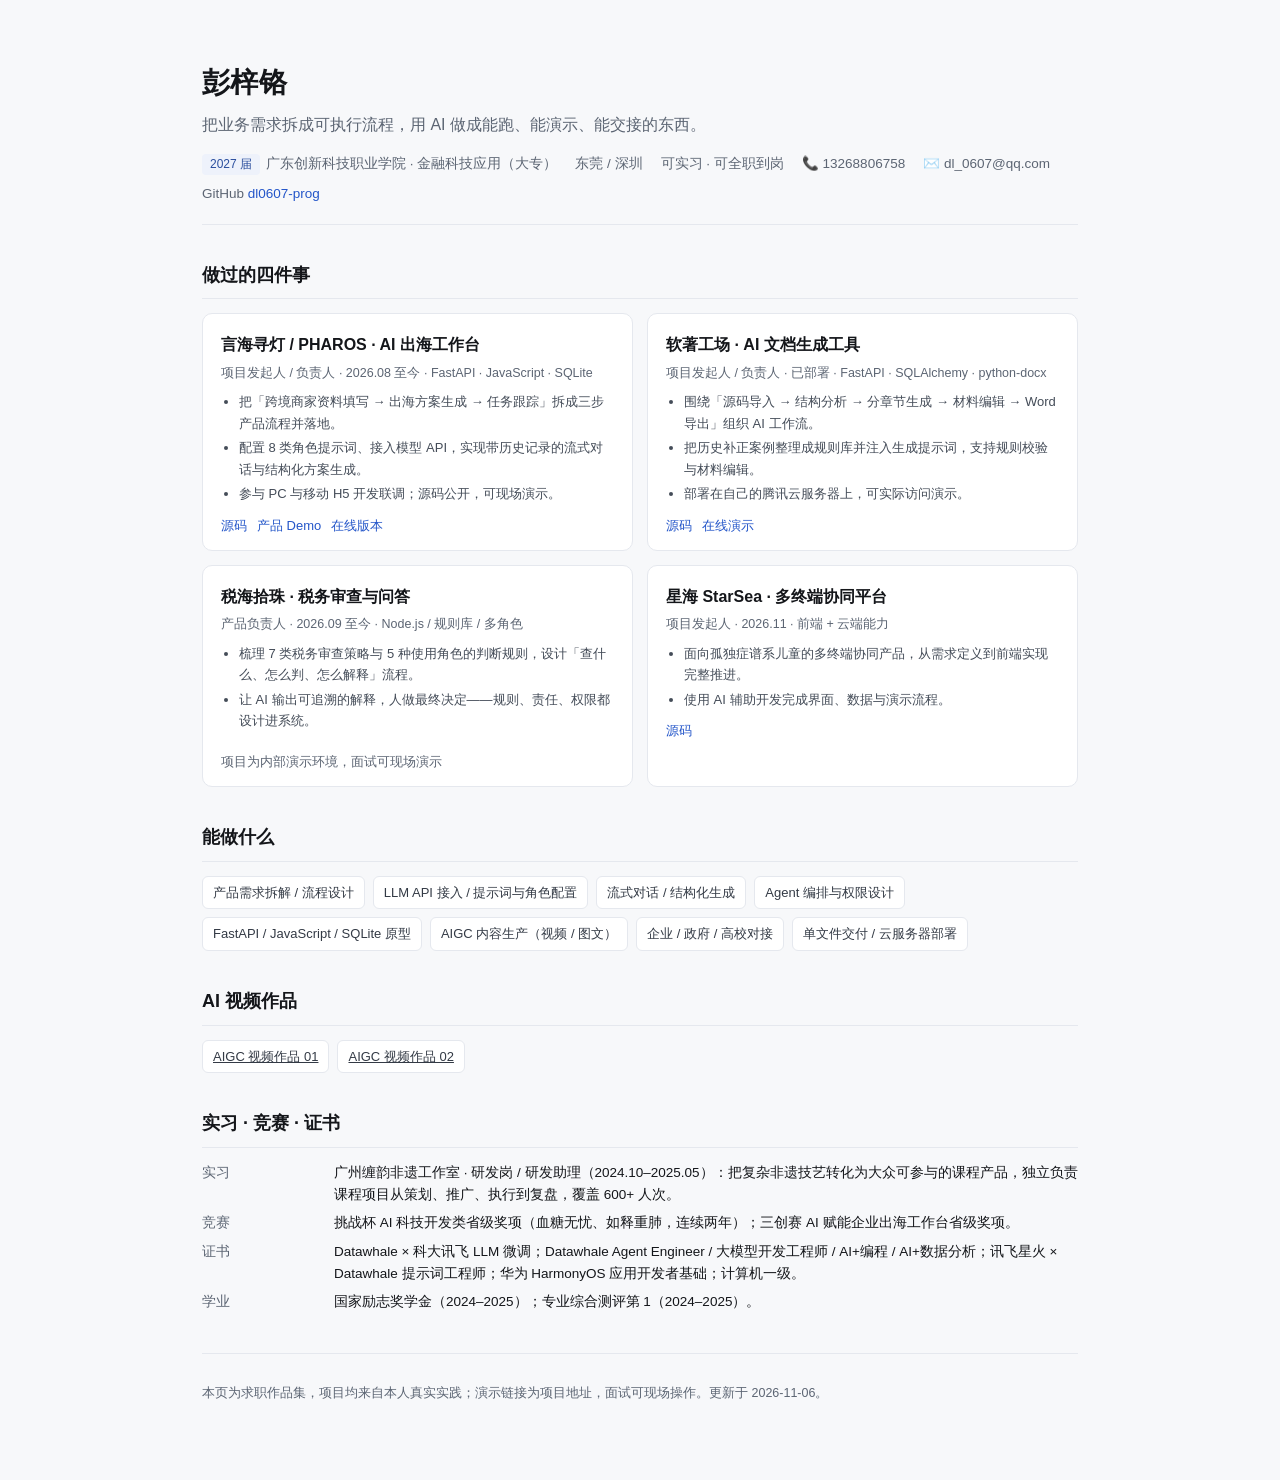
<file: portfolio.html>
<!DOCTYPE html>
<html lang="zh-CN">
<head>
<meta charset="utf-8">
<meta name="viewport" content="width=device-width, initial-scale=1">
<title>彭梓铬 · AI 产品 / 应用运营 · 作品集</title>
<style>
  :root{--ink:#14161a;--muted:#5c6573;--line:#e5e8ee;--bg:#f7f8fa;--card:#fff;--accent:#2456c9;--soft:#eef2fb}
  *{box-sizing:border-box}
  body{margin:0;background:var(--bg);color:var(--ink);font:15px/1.65 -apple-system,BlinkMacSystemFont,"PingFang SC","Hiragino Sans GB","Microsoft YaHei",sans-serif}
  .wrap{max-width:920px;margin:0 auto;padding:32px 22px 64px}
  header{padding:28px 0 18px;border-bottom:1px solid var(--line)}
  h1{font-size:28px;margin:0 0 6px;letter-spacing:.01em}
  .tagline{font-size:16px;color:var(--muted);margin:0 0 14px}
  .meta{display:flex;flex-wrap:wrap;gap:8px 18px;font-size:13.5px;color:var(--muted)}
  .meta a{color:var(--accent);text-decoration:none}
  .meta a:hover{text-decoration:underline}
  .pill{display:inline-block;background:var(--soft);color:#2b4f9e;border-radius:4px;padding:1px 8px;font-size:12px;margin-right:6px}
  h2{font-size:18px;margin:36px 0 14px;padding-bottom:8px;border-bottom:1px solid var(--line)}
  .grid{display:grid;grid-template-columns:repeat(auto-fit,minmax(300px,1fr));gap:14px}
  .card{background:var(--card);border:1px solid var(--line);border-radius:10px;padding:18px 18px 14px}
  .card h3{margin:0 0 4px;font-size:16px}
  .card .role{font-size:12.5px;color:var(--muted);margin-bottom:8px}
  .card p{margin:0 0 8px;font-size:13.5px;color:#333a45}
  .card ul{margin:0 0 10px;padding-left:18px;font-size:13px;color:#444c58}
  .card li{margin:3px 0}
  .links{display:flex;flex-wrap:wrap;gap:10px;font-size:13px}
  .links a{color:var(--accent);text-decoration:none}
  .links a:hover{text-decoration:underline}
  .chips{display:flex;flex-wrap:wrap;gap:8px}
  .chip{background:#fff;border:1px solid var(--line);border-radius:6px;padding:5px 10px;font-size:13px;color:#333a45}
  dl{display:grid;grid-template-columns:120px 1fr;gap:6px 12px;font-size:13.5px;margin:0}
  dt{color:var(--muted)}
  dd{margin:0}
  footer{margin-top:40px;padding-top:16px;border-top:1px solid var(--line);font-size:12.5px;color:var(--muted)}
  .note{font-size:12.5px;color:var(--muted);margin-top:10px}
  a:focus-visible{outline:2px solid var(--accent);outline-offset:2px}
  @media print{body{background:#fff}.wrap{max-width:100%;padding:0}.card{break-inside:avoid}}
</style>
</head>
<body>
<div class="wrap">
<header>
  <h1>彭梓铬</h1>
  <p class="tagline">把业务需求拆成可执行流程，用 AI 做成能跑、能演示、能交接的东西。</p>
  <div class="meta">
    <span><span class="pill">2027 届</span>广东创新科技职业学院 · 金融科技应用（大专）</span>
    <span>东莞 / 深圳</span>
    <span>可实习 · 可全职到岗</span>
    <span>📞 13268806758</span>
    <span>✉️ dl_0607@qq.com</span>
    <span>GitHub <a href="https://github.com/dl0607-prog" target="_blank" rel="noopener noreferrer">dl0607-prog</a></span>
  </div>
</header>

<h2>做过的四件事</h2>
<div class="grid">
  <div class="card">
    <h3>言海寻灯 / PHAROS · AI 出海工作台</h3>
    <div class="role">项目发起人 / 负责人 · 2026.08 至今 · FastAPI · JavaScript · SQLite</div>
    <ul>
      <li>把「跨境商家资料填写 → 出海方案生成 → 任务跟踪」拆成三步产品流程并落地。</li>
      <li>配置 8 类角色提示词、接入模型 API，实现带历史记录的流式对话与结构化方案生成。</li>
      <li>参与 PC 与移动 H5 开发联调；源码公开，可现场演示。</li>
    </ul>
    <div class="links">
      <a href="https://github.com/dl0607-prog/pharos-ocean" target="_blank" rel="noopener noreferrer">源码</a>
      <a href="./pharos-demo.html" target="_blank" rel="noopener noreferrer">产品 Demo</a>
      <a href="https://dl0607-prog.github.io/pharos-ocean/" target="_blank" rel="noopener noreferrer">在线版本</a>
    </div>
  </div>

  <div class="card">
    <h3>软著工场 · AI 文档生成工具</h3>
    <div class="role">项目发起人 / 负责人 · 已部署 · FastAPI · SQLAlchemy · python-docx</div>
    <ul>
      <li>围绕「源码导入 → 结构分析 → 分章节生成 → 材料编辑 → Word 导出」组织 AI 工作流。</li>
      <li>把历史补正案例整理成规则库并注入生成提示词，支持规则校验与材料编辑。</li>
      <li>部署在自己的腾讯云服务器上，可实际访问演示。</li>
    </ul>
    <div class="links">
      <a href="https://github.com/dl0607-prog/ruanzhu-platform" target="_blank" rel="noopener noreferrer">源码</a>
      <a href="http://159.75.170.88/" target="_blank" rel="noopener noreferrer">在线演示</a>
    </div>
  </div>

  <div class="card">
    <h3>税海拾珠 · 税务审查与问答</h3>
    <div class="role">产品负责人 · 2026.09 至今 · Node.js / 规则库 / 多角色</div>
    <ul>
      <li>梳理 7 类税务审查策略与 5 种使用角色的判断规则，设计「查什么、怎么判、怎么解释」流程。</li>
      <li>让 AI 输出可追溯的解释，人做最终决定——规则、责任、权限都设计进系统。</li>
    </ul>
    <div class="links">
      <span class="note">项目为内部演示环境，面试可现场演示</span>
    </div>
  </div>

  <div class="card">
    <h3>星海 StarSea · 多终端协同平台</h3>
    <div class="role">项目发起人 · 2026.11 · 前端 + 云端能力</div>
    <ul>
      <li>面向孤独症谱系儿童的多终端协同产品，从需求定义到前端实现完整推进。</li>
      <li>使用 AI 辅助开发完成界面、数据与演示流程。</li>
    </ul>
    <div class="links">
      <a href="https://github.com/dl0607-prog/starsea" target="_blank" rel="noopener noreferrer">源码</a>
    </div>
  </div>
</div>

<h2>能做什么</h2>
<div class="chips">
  <span class="chip">产品需求拆解 / 流程设计</span>
  <span class="chip">LLM API 接入 / 提示词与角色配置</span>
  <span class="chip">流式对话 / 结构化生成</span>
  <span class="chip">Agent 编排与权限设计</span>
  <span class="chip">FastAPI / JavaScript / SQLite 原型</span>
  <span class="chip">AIGC 内容生产（视频 / 图文）</span>
  <span class="chip">企业 / 政府 / 高校对接</span>
  <span class="chip">单文件交付 / 云服务器部署</span>
</div>

<h2>AI 视频作品</h2>
<div class="chips">
  <a class="chip" href="./works/aigc-01.mp4" target="_blank" rel="noopener noreferrer">AIGC 视频作品 01</a>
  <a class="chip" href="./works/aigc-02.mp4" target="_blank" rel="noopener noreferrer">AIGC 视频作品 02</a>
</div>
<h2>实习 · 竞赛 · 证书</h2>
<dl>
  <dt>实习</dt>
  <dd>广州缠韵非遗工作室 · 研发岗 / 研发助理（2024.10–2025.05）：把复杂非遗技艺转化为大众可参与的课程产品，独立负责课程项目从策划、推广、执行到复盘，覆盖 600+ 人次。</dd>
  <dt>竞赛</dt>
  <dd>挑战杯 AI 科技开发类省级奖项（血糖无忧、如释重肺，连续两年）；三创赛 AI 赋能企业出海工作台省级奖项。</dd>
  <dt>证书</dt>
  <dd>Datawhale × 科大讯飞 LLM 微调；Datawhale Agent Engineer / 大模型开发工程师 / AI+编程 / AI+数据分析；讯飞星火 × Datawhale 提示词工程师；华为 HarmonyOS 应用开发者基础；计算机一级。</dd>
  <dt>学业</dt>
  <dd>国家励志奖学金（2024–2025）；专业综合测评第 1（2024–2025）。</dd>
</dl>

<footer>
  <p>本页为求职作品集，项目均来自本人真实实践；演示链接为项目地址，面试可现场操作。更新于 2026-11-06。</p>
</footer>
</div>
</body>
</html>
</file>
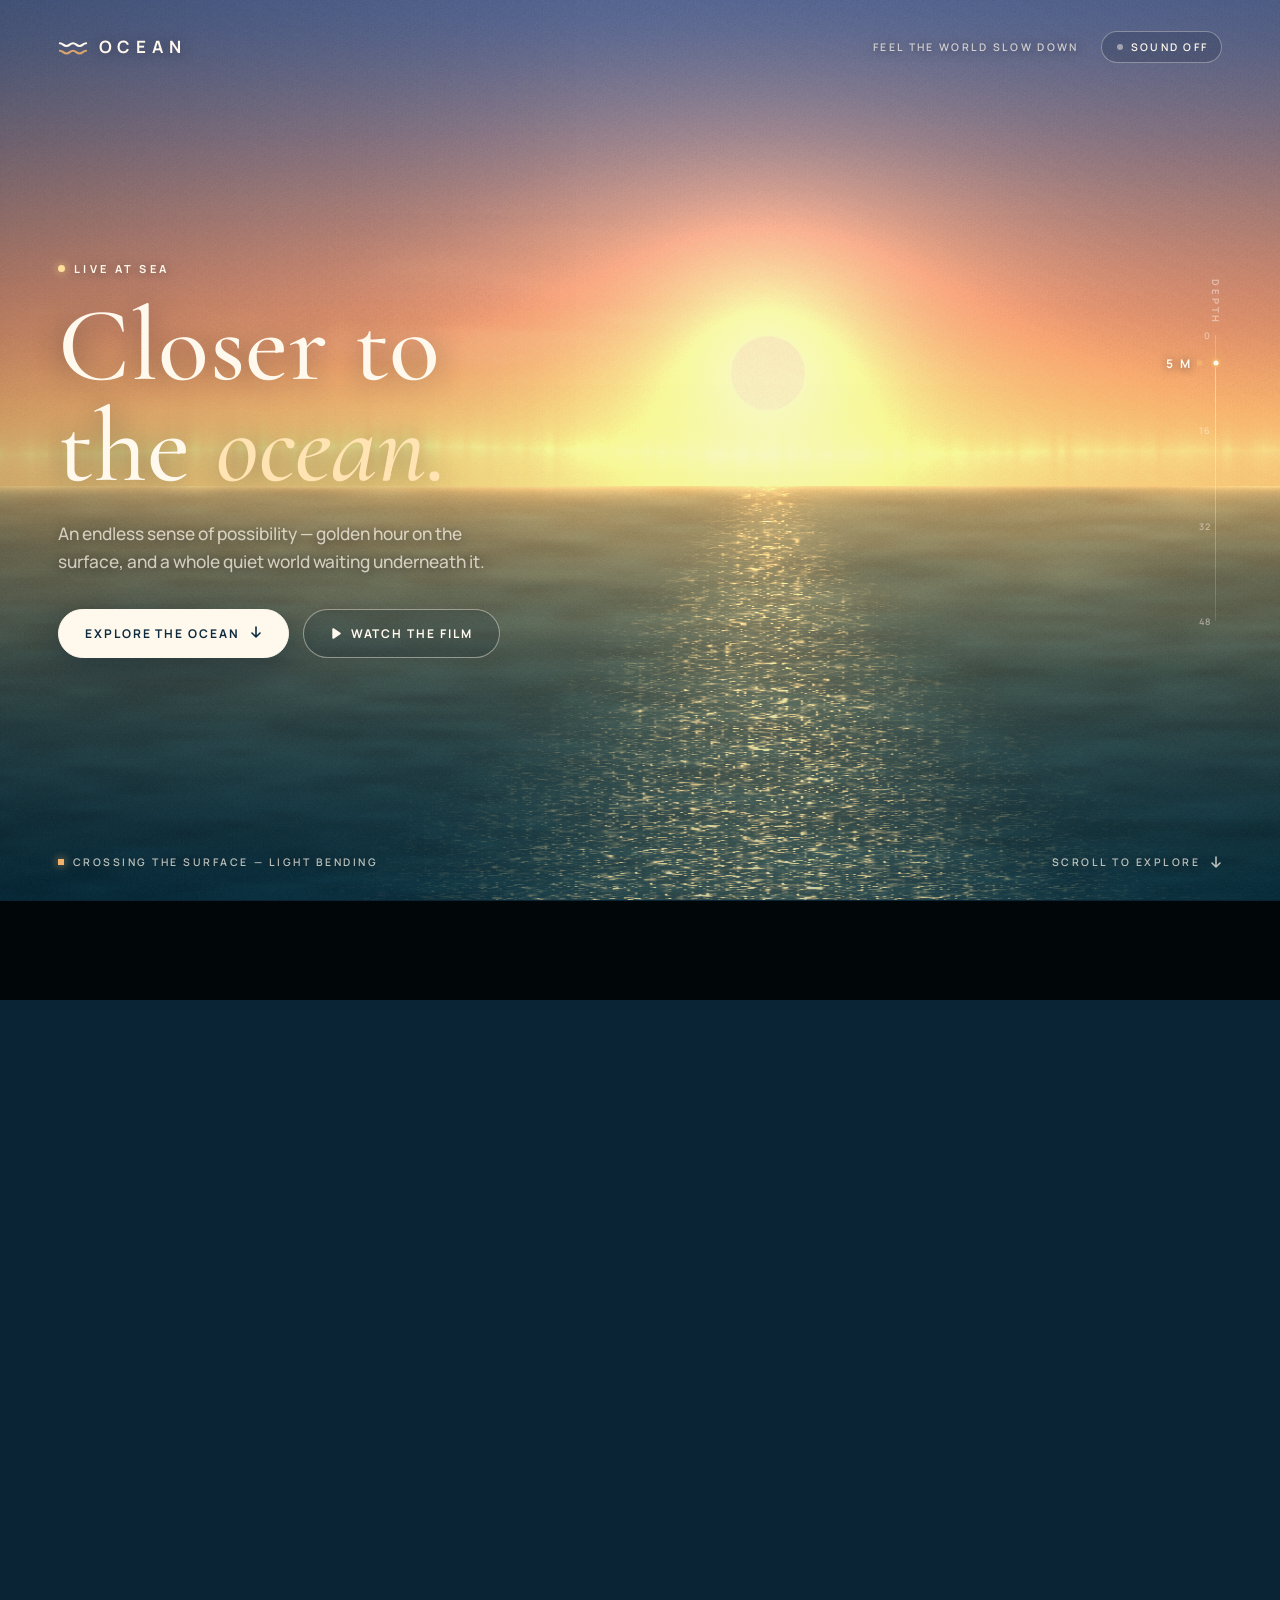
<file: reference/ocean-reference.html>
<!doctype html>
<html lang="en">
  <head>
    <meta charset="utf-8" />
    <meta name="viewport" content="width=device-width, initial-scale=1, viewport-fit=cover" />
    <meta name="color-scheme" content="dark" />
    <meta name="theme-color" content="#0a2436" />
    <link rel="icon" href="data:," />
    <title>Ocean Scroll UI Replica</title>
    <link rel="preconnect" href="https://fonts.googleapis.com" />
    <link rel="preconnect" href="https://fonts.gstatic.com" crossorigin />
    <link
      href="https://fonts.googleapis.com/css2?family=Cormorant+Garamond:ital,wght@0,400;0,500;0,600;1,400;1,500&family=Manrope:wght@400;500;600;700&display=swap"
      rel="stylesheet"
    />
    <style>
      :root {
        --ink: #fff8ec;
        --ink-dim: rgba(255, 248, 236, 0.72);
        --ink-faint: rgba(255, 248, 236, 0.48);
        --gold: #f2b26b;
        --deep: #04182b;
        --dive: 0;
        --under: 0;
      }
      * { box-sizing: border-box; }
      html { scroll-behavior: auto; }
      html, body { margin: 0; padding: 0; }
      body {
        font-family: "Manrope", system-ui, -apple-system, sans-serif;
        background: #0a2436;
        color: var(--ink);
        overflow-x: hidden;
        -webkit-font-smoothing: antialiased;
      }
      ::selection { background: rgba(242, 178, 107, 0.4); }

      /* ---------- scene ---------- */
      #gl {
        position: fixed; inset: 0;
        width: 100%; height: 100%;
        display: block;
        z-index: 0;
      }
      .scene-fallback {
        position: fixed; inset: 0; z-index: 0; display: none;
        background:
          linear-gradient(to bottom,
            #5b6ea6 0%, #c97e63 30%, #f7b46a 45.5%,
            #f9cd8a 46.5%, #1d5a66 60%, #0a2e44 100%);
      }
      body.no-gl .scene-fallback { display: block; }
      body.no-gl #gl { display: none; }

      /* underwater tint + light falloff over the whole viewport */
      .tint {
        position: fixed; inset: 0; z-index: 1; pointer-events: none;
        background: linear-gradient(to bottom, rgba(10, 62, 92, 0.12), rgba(2, 20, 40, 0.55));
        opacity: var(--dive);
      }
      /* soft shade behind the left copy block for legibility */
      .shade {
        position: fixed; inset: 0; z-index: 1; pointer-events: none;
        background:
          linear-gradient(to right, rgba(6, 26, 44, 0.28), rgba(6, 26, 44, 0) 46%),
          linear-gradient(to top, rgba(6, 26, 44, 0.30), rgba(6, 26, 44, 0) 34%);
        opacity: calc(0.55 + var(--dive) * 0.45);
      }

      /* ---------- stage (fixed UI) ---------- */
      .stage {
        position: fixed; inset: 0; z-index: 2;
        display: flex; flex-direction: column;
        padding: clamp(18px, 3.4vh, 34px) clamp(20px, 4.5vw, 58px);
        pointer-events: none;
      }
      .stage a, .stage button { pointer-events: auto; }

      header {
        display: flex; align-items: flex-start; justify-content: space-between;
        gap: 16px;
      }
      .brand { display: flex; align-items: center; gap: 11px; }
      .brand svg { width: 30px; height: 30px; flex: none; }
      .brand .word {
        font-weight: 700; letter-spacing: 0.34em; font-size: 17px;
        line-height: 1; padding-top: 2px;
        text-shadow: 0 1px 14px rgba(4, 20, 36, 0.45);
      }
      .head-right {
        display: flex; align-items: center; gap: 22px;
        font-size: 10.5px; letter-spacing: 0.22em; font-weight: 600;
        color: var(--ink-dim);
      }
      .head-phrase { text-shadow: 0 1px 10px rgba(4, 20, 36, 0.5); }
      .sound-btn {
        appearance: none; border: 1px solid rgba(255, 248, 236, 0.35);
        background: rgba(6, 26, 44, 0.18); color: var(--ink);
        font: inherit; letter-spacing: 0.22em; font-size: 10.5px; font-weight: 600;
        padding: 8px 13px 8px 15px; border-radius: 999px; cursor: pointer;
        display: inline-flex; align-items: center; gap: 8px;
        transition: border-color 0.25s, background 0.25s;
      }
      .sound-btn:hover { border-color: rgba(255, 248, 236, 0.75); background: rgba(6, 26, 44, 0.34); }
      .sound-btn .dot {
        width: 6px; height: 6px; border-radius: 50%;
        background: var(--ink-faint); transition: background 0.25s, box-shadow 0.25s;
      }
      .sound-btn.on .dot { background: var(--gold); box-shadow: 0 0 8px rgba(242, 178, 107, 0.9); }

      /* hero copy */
      .hero {
        margin-top: auto; margin-bottom: auto;
        max-width: 640px;
        opacity: calc(1 - var(--under) * 0.92);
        transform: translateY(calc(var(--under) * -14px));
        filter: blur(calc(var(--under) * 1.6px)) brightness(calc(1 - var(--under) * 0.25));
        will-change: opacity, transform, filter;
      }
      .eyebrow {
        display: flex; align-items: center; gap: 9px;
        font-size: 11px; font-weight: 700; letter-spacing: 0.3em;
        color: var(--ink); margin: 0 0 20px;
        text-shadow: 0 1px 12px rgba(4, 20, 36, 0.55);
      }
      .eyebrow .live-dot {
        width: 7px; height: 7px; border-radius: 50%; background: #ffdf9e;
        box-shadow: 0 0 10px rgba(255, 214, 140, 0.95);
        animation: pulse 2.6s ease-in-out infinite;
      }
      @keyframes pulse { 0%, 100% { opacity: 1; } 50% { opacity: 0.35; } }
      h1 {
        font-family: "Cormorant Garamond", Georgia, serif;
        font-weight: 500;
        font-size: clamp(3.1rem, 8.2vw, 6.8rem);
        line-height: 0.96; letter-spacing: 0.005em;
        margin: 0 0 22px;
        text-shadow: 0 2px 30px rgba(4, 20, 36, 0.45);
      }
      h1 em { font-style: italic; font-weight: 500; color: #ffe3b3; }
      .sub {
        font-size: clamp(0.95rem, 1.4vw, 1.08rem);
        line-height: 1.65; color: var(--ink-dim);
        max-width: 42ch; margin: 0 0 32px; font-weight: 500;
        text-shadow: 0 1px 12px rgba(4, 20, 36, 0.6);
      }
      .cta-row { display: flex; flex-wrap: wrap; gap: 14px; align-items: center; }
      .btn {
        appearance: none; cursor: pointer; font: inherit;
        font-size: 12px; font-weight: 700; letter-spacing: 0.16em;
        border-radius: 999px; padding: 15px 26px;
        display: inline-flex; align-items: center; gap: 10px;
        transition: transform 0.25s, background 0.25s, border-color 0.25s, color 0.25s;
      }
      .btn:active { transform: scale(0.97); }
      .btn-primary {
        background: var(--ink); color: #0d2c42; border: 1px solid var(--ink);
        box-shadow: 0 10px 34px rgba(4, 20, 36, 0.35);
      }
      .btn-primary:hover { background: #ffe9c4; border-color: #ffe9c4; }
      .btn-primary .arr { transition: transform 0.25s; }
      .btn-primary:hover .arr { transform: translateY(2px); }
      .btn-ghost {
        background: rgba(6, 26, 44, 0.16); color: var(--ink);
        border: 1px solid rgba(255, 248, 236, 0.45);
        backdrop-filter: blur(5px); -webkit-backdrop-filter: blur(5px);
      }
      .btn-ghost:hover { border-color: rgba(255, 248, 236, 0.85); background: rgba(6, 26, 44, 0.32); }
      .btn-ghost svg { width: 11px; height: 11px; }

      /* underwater copy block */
      .under-copy {
        position: absolute; left: 50%; bottom: 15vh;
        transform: translateX(-50%) translateY(calc((1 - var(--under)) * 18px));
        width: min(680px, calc(100% - 48px));
        text-align: center;
        opacity: var(--under);
        filter: blur(calc((1 - var(--under)) * 2px));
        pointer-events: none;
      }
      .under-copy h2 {
        font-family: "Cormorant Garamond", Georgia, serif;
        font-style: italic; font-weight: 500;
        font-size: clamp(2rem, 5.4vw, 3.6rem);
        line-height: 1.08; margin: 0 0 14px;
        color: #eaf6ff;
        text-shadow: 0 2px 26px rgba(0, 10, 24, 0.8);
      }
      .under-copy p {
        margin: 0 auto 26px; max-width: 46ch;
        font-size: 0.94rem; line-height: 1.7; font-weight: 500;
        color: rgba(214, 238, 252, 0.78);
        text-shadow: 0 1px 12px rgba(0, 10, 24, 0.8);
      }
      .chips {
        display: flex; justify-content: center; flex-wrap: wrap; gap: 10px;
      }
      .chip {
        border: 1px solid rgba(190, 228, 250, 0.28);
        background: rgba(3, 22, 40, 0.35);
        border-radius: 999px; padding: 9px 16px;
        font-size: 10.5px; letter-spacing: 0.2em; font-weight: 600;
        color: rgba(214, 238, 252, 0.85);
        display: inline-flex; gap: 8px; align-items: baseline;
      }
      .chip b { color: #fff; font-size: 12.5px; letter-spacing: 0.08em; }

      /* bottom bar */
      .bottom-bar {
        display: flex; align-items: flex-end; justify-content: space-between; gap: 16px;
        font-size: 10.5px; letter-spacing: 0.24em; font-weight: 600;
        color: var(--ink-dim);
        text-shadow: 0 1px 10px rgba(4, 20, 36, 0.55);
      }
      .status-line { display: flex; align-items: center; gap: 9px; min-height: 14px; }
      .status-line .sq {
        width: 6px; height: 6px; background: var(--gold); flex: none;
        box-shadow: 0 0 8px rgba(242, 178, 107, 0.8);
      }
      .scroll-hint { display: flex; align-items: center; gap: 10px; white-space: nowrap; }
      .scroll-hint .chev { animation: bob 2.2s ease-in-out infinite; display: inline-flex; }
      .scroll-hint svg { width: 12px; height: 12px; }
      @keyframes bob { 0%, 100% { transform: translateY(0); } 50% { transform: translateY(4px); } }
      body.at-bottom .scroll-hint .chev { animation-name: bobUp; }
      @keyframes bobUp { 0%, 100% { transform: translateY(0) rotate(180deg); } 50% { transform: translateY(-4px) rotate(180deg); } }

      /* depth rail */
      .rail {
        position: absolute; right: clamp(20px, 4.5vw, 58px); top: 50%;
        transform: translateY(-50%);
        height: 38vh; min-height: 180px;
        display: flex; flex-direction: column; align-items: center; gap: 10px;
        pointer-events: none;
      }
      .rail .rail-label {
        font-size: 9.5px; letter-spacing: 0.3em; font-weight: 700; color: var(--ink-faint);
        writing-mode: vertical-rl;
      }
      .rail .track {
        position: relative; width: 1px; flex: 1;
        background: linear-gradient(to bottom, rgba(255,248,236,0.55), rgba(255,248,236,0.14));
      }
      .rail .fill {
        position: absolute; top: 0; left: 0; width: 1px;
        height: calc(var(--dive) * 100%);
        background: var(--gold);
        box-shadow: 0 0 8px rgba(242, 178, 107, 0.7);
      }
      .rail .tick {
        position: absolute; right: 5px; transform: translateY(-50%);
        font-size: 9px; letter-spacing: 0.14em; color: var(--ink-faint); font-weight: 600;
      }
      .rail .dot {
        position: absolute; left: 50%; top: calc(var(--dive) * 100%);
        width: 9px; height: 9px; border-radius: 50%;
        background: var(--ink); border: 2px solid var(--gold);
        transform: translate(-50%, -50%);
        box-shadow: 0 0 12px rgba(242, 178, 107, 0.85);
      }
      .rail .depth-now {
        position: absolute; right: 14px; top: calc(var(--dive) * 100%);
        transform: translateY(-50%);
        font-size: 12px; font-weight: 700; letter-spacing: 0.1em; color: var(--ink);
        text-shadow: 0 1px 10px rgba(4, 20, 36, 0.65); white-space: nowrap;
        display: flex; align-items: center; gap: 6px;
      }
      .rail .depth-now::after {
        content: ""; width: 5px; height: 5px; background: var(--gold); flex: none;
      }

      /* film mode */
      .bar {
        position: fixed; left: 0; right: 0; height: 11vh; z-index: 5;
        background: #010608; pointer-events: none;
        transition: transform 1.1s cubic-bezier(0.7, 0, 0.2, 1);
      }
      .bar.top { top: 0; transform: translateY(-101%); }
      .bar.bottom { bottom: 0; transform: translateY(101%); }
      body.film .bar.top, body.film .bar.bottom { transform: translateY(0); }
      .film-caption {
        position: fixed; left: 0; right: 0; bottom: 13.5vh; z-index: 6;
        text-align: center; pointer-events: none;
        opacity: 0; transition: opacity 1s ease 0.5s;
      }
      body.film .film-caption { opacity: 1; }
      .film-caption .fc-kicker {
        font-size: 10px; letter-spacing: 0.42em; font-weight: 700; color: var(--gold);
        margin-bottom: 10px;
      }
      .film-caption .fc-title {
        font-family: "Cormorant Garamond", Georgia, serif; font-style: italic;
        font-size: clamp(1.5rem, 3.6vw, 2.4rem); color: #eef7ff; font-weight: 500;
        text-shadow: 0 2px 24px rgba(0, 0, 0, 0.8);
      }
      .film-caption .fc-hint {
        margin-top: 12px; font-size: 9.5px; letter-spacing: 0.3em; color: rgba(238, 247, 255, 0.55); font-weight: 600;
      }

      .spacer { height: 430vh; position: relative; z-index: -1; }

      @media (max-width: 720px) {
        .head-phrase { display: none; }
        .rail { height: 30vh; min-height: 150px; }
        .rail .tick { display: none; }
        .bottom-bar { font-size: 9.5px; letter-spacing: 0.18em; }
        .status-line .long { display: none; }
        .under-copy { bottom: 17vh; }
        .hero { max-width: 88%; }
      }
      @media (max-height: 500px) {
        .rail { display: none; }
        h1 { font-size: clamp(2.4rem, 7vw, 4rem); }
      }
      @media (prefers-reduced-motion: reduce) {
        .eyebrow .live-dot, .scroll-hint .chev { animation: none; }
        .bar { transition: none; }
      }
    </style>
  </head>
  <body>
    <canvas id="gl" aria-hidden="true"></canvas>
    <div class="scene-fallback" aria-hidden="true"></div>
    <div class="tint" aria-hidden="true"></div>
    <div class="shade" aria-hidden="true"></div>

    <div class="stage">
      <header>
        <div class="brand">
          <svg viewBox="0 0 32 32" fill="none" aria-hidden="true">
            <path d="M2 13c3.5 0 3.5 3 7 3s3.5-3 7-3 3.5 3 7 3 3.5-3 7-3" stroke="#fff8ec" stroke-width="2.2" stroke-linecap="round"/>
            <path d="M2 21c3.5 0 3.5 3 7 3s3.5-3 7-3 3.5 3 7 3 3.5-3 7-3" stroke="#f2b26b" stroke-width="2.2" stroke-linecap="round" opacity="0.85"/>
          </svg>
          <div class="word">OCEAN</div>
        </div>
        <div class="head-right">
          <span class="head-phrase">FEEL THE WORLD SLOW DOWN</span>
          <button class="sound-btn" id="soundBtn" type="button" aria-pressed="false">
            <span class="dot"></span><span id="soundLabel">SOUND OFF</span>
          </button>
        </div>
      </header>

      <section class="hero" id="heroCopy">
        <p class="eyebrow"><span class="live-dot"></span>LIVE AT SEA</p>
        <h1>Closer to<br />the <em>ocean.</em></h1>
        <p class="sub">An endless sense of possibility — golden hour on the surface, and a whole quiet world waiting underneath it.</p>
        <div class="cta-row">
          <button class="btn btn-primary" id="exploreBtn" type="button">
            EXPLORE THE OCEAN
            <span class="arr" aria-hidden="true">
              <svg width="12" height="12" viewBox="0 0 12 12" fill="none"><path d="M6 1v10m0 0L2 7m4 4 4-4" stroke="currentColor" stroke-width="1.6" stroke-linecap="round" stroke-linejoin="round"/></svg>
            </span>
          </button>
          <button class="btn btn-ghost" id="filmBtn" type="button">
            <svg viewBox="0 0 12 12" fill="currentColor" aria-hidden="true"><path d="M2.5 1.3v9.4c0 .8.9 1.3 1.6.9l7.2-4.7c.6-.4.6-1.3 0-1.7L4.1.4c-.7-.4-1.6.1-1.6.9Z"/></svg>
            WATCH THE FILM
          </button>
        </div>
      </section>

      <div class="under-copy" id="underCopy" aria-hidden="true">
        <h2>A moment of stillness.</h2>
        <p>Down here the light slows, the noise dissolves, and the world above holds its breath.</p>
        <div class="chips">
          <span class="chip">DEPTH <b id="chipDepth">0 M</b></span>
          <span class="chip">LIGHT <b id="chipLight">100%</b></span>
          <span class="chip">WATER <b id="chipTemp">21.0°C</b></span>
        </div>
      </div>

      <div class="rail" aria-hidden="true">
        <div class="rail-label">DEPTH</div>
        <div class="track">
          <div class="fill"></div>
          <span class="tick" style="top:0%">0</span>
          <span class="tick" style="top:33.3%">16</span>
          <span class="tick" style="top:66.6%">32</span>
          <span class="tick" style="top:100%">48</span>
          <div class="dot"></div>
          <div class="depth-now"><span id="depthNow">0</span> M</div>
        </div>
      </div>

      <div class="bottom-bar">
        <div class="status-line">
          <span class="sq"></span>
          <span id="statusText">AT THE SURFACE<span class="long"> — GOLDEN HOUR, SEA CALM</span></span>
        </div>
        <div class="scroll-hint">
          <span id="hintText">SCROLL TO EXPLORE</span>
          <span class="chev" aria-hidden="true">
            <svg viewBox="0 0 12 12" fill="none"><path d="M6 1v10m0 0L2 7m4 4 4-4" stroke="currentColor" stroke-width="1.6" stroke-linecap="round" stroke-linejoin="round"/></svg>
          </span>
        </div>
      </div>
    </div>

    <div class="bar top" aria-hidden="true"></div>
    <div class="bar bottom" aria-hidden="true"></div>
    <div class="film-caption" aria-hidden="true">
      <div class="fc-kicker">THE FILM</div>
      <div class="fc-title">A descent in one breath</div>
      <div class="fc-hint">SCROLL OR TAP TO RESURFACE</div>
    </div>

    <div class="spacer"></div>

    <script>
      (function () {
        "use strict";
        var RM = window.matchMedia("(prefers-reduced-motion: reduce)").matches;
        var root = document.documentElement;

        /* ------------------------------------------------ scroll state */
        var target = 0;      // raw scroll progress 0..1
        var dive = 0;        // smoothed progress driving everything
        var mouseX = 0, mouseY = 0, smx = 0, smy = 0;

        function maxScroll() {
          return Math.max(1, document.documentElement.scrollHeight - window.innerHeight);
        }
        function readScroll() {
          target = Math.min(1, Math.max(0, window.scrollY / maxScroll()));
        }
        window.addEventListener("scroll", readScroll, { passive: true });
        readScroll();

        window.addEventListener("pointermove", function (e) {
          mouseX = (e.clientX / window.innerWidth) * 2 - 1;
          mouseY = (e.clientY / window.innerHeight) * 2 - 1;
        }, { passive: true });

        /* ------------------------------------------------ UI refs */
        var depthNow = document.getElementById("depthNow");
        var chipDepth = document.getElementById("chipDepth");
        var chipLight = document.getElementById("chipLight");
        var chipTemp = document.getElementById("chipTemp");
        var statusText = document.getElementById("statusText");
        var hintText = document.getElementById("hintText");
        var lastStatus = "";
        var lastWholeDepth = -1;

        function smoothstep(a, b, x) {
          var t = Math.min(1, Math.max(0, (x - a) / (b - a)));
          return t * t * (3 - 2 * t);
        }

        function updateUI() {
          var under = smoothstep(0.55, 0.85, dive);
          root.style.setProperty("--dive", dive.toFixed(4));
          root.style.setProperty("--under", under.toFixed(4));

          var depthM = Math.round(dive * 48);
          if (depthM !== lastWholeDepth) {
            lastWholeDepth = depthM;
            depthNow.textContent = depthM;
            chipDepth.textContent = depthM + " M";
            chipLight.textContent = Math.max(1, Math.round(100 * Math.pow(1 - dive, 1.6))) + "%";
            chipTemp.textContent = (21 - dive * 11.6).toFixed(1) + "°C";
          }

          var st;
          if (dive < 0.04) st = "surface";
          else if (dive < 0.55) st = "sinking";
          else if (dive < 0.97) st = "below";
          else st = "deep";
          if (st !== lastStatus) {
            lastStatus = st;
            if (st === "surface") statusText.innerHTML = 'AT THE SURFACE<span class="long"> — GOLDEN HOUR, SEA CALM</span>';
            if (st === "sinking") statusText.innerHTML = 'CROSSING THE SURFACE<span class="long"> — LIGHT BENDING</span>';
            if (st === "below") statusText.innerHTML = 'BELOW THE SURFACE<span class="long"> — THE QUIET WORLD</span>';
            if (st === "deep") statusText.innerHTML = '48 METRES DOWN<span class="long"> — STILLNESS</span>';
            document.body.classList.toggle("at-bottom", st === "deep");
            hintText.textContent = st === "deep" ? "SCROLL TO RESURFACE" : "SCROLL TO EXPLORE";
          }
          document.getElementById("underCopy").setAttribute("aria-hidden", under < 0.5 ? "true" : "false");
        }

        /* ------------------------------------------------ WebGL scene */
        var canvas = document.getElementById("gl");
        var gl = null;
        try {
          gl = canvas.getContext("webgl", { antialias: false, alpha: false, powerPreference: "high-performance" })
            || canvas.getContext("experimental-webgl");
        } catch (e) { gl = null; }

        var VS = [
          "attribute vec2 a_pos;",
          "varying vec2 v_uv;",
          "void main(){ v_uv = a_pos * 0.5 + 0.5; gl_Position = vec4(a_pos, 0.0, 1.0); }"
        ].join("\n");

        var FS = [
          "precision highp float;",
          "uniform vec2 u_res;",
          "uniform float u_time;",
          "uniform float u_dive;",
          "uniform vec2 u_mouse;",
          "varying vec2 v_uv;",
          "",
          "float hash(vec2 p){ return fract(sin(dot(p, vec2(127.1, 311.7))) * 43758.5453123); }",
          "float noise(vec2 p){",
          "  vec2 i = floor(p); vec2 f = fract(p);",
          "  f = f * f * (3.0 - 2.0 * f);",
          "  return mix(mix(hash(i), hash(i + vec2(1.0, 0.0)), f.x),",
          "             mix(hash(i + vec2(0.0, 1.0)), hash(i + vec2(1.0, 1.0)), f.x), f.y);",
          "}",
          "float fbm(vec2 p){",
          "  float v = 0.0; float a = 0.5;",
          "  for(int i = 0; i < 5; i++){ v += a * noise(p); p = p * 2.03 + vec2(17.3, 9.1); a *= 0.5; }",
          "  return v;",
          "}",
          "float caustic(vec2 uv, float t){",
          "  vec2 p = mod(uv * 6.28318530718, 6.28318530718) - 250.0;",
          "  vec2 i = p;",
          "  float c = 1.0; float inten = 0.005;",
          "  for(int n = 0; n < 4; n++){",
          "    float tt = t * (1.0 - (3.5 / float(n + 1)));",
          "    i = p + vec2(cos(tt - i.x) + sin(tt + i.y), sin(tt - i.y) + cos(tt + i.x));",
          "    c += 1.0 / length(vec2(p.x / (sin(i.x + tt) / inten), p.y / (cos(i.y + tt) / inten)));",
          "  }",
          "  c /= 4.0; c = 1.17 - pow(c, 1.4);",
          "  return pow(abs(c), 7.0);",
          "}",
          "float particles(vec2 q, float t, float scale, float speed){",
          "  vec2 g = q * scale;",
          "  g.y += t * speed;",
          "  g.x += sin(t * 0.12 + floor(g.y) * 1.7) * 0.25;",
          "  vec2 id = floor(g);",
          "  vec2 f = fract(g) - 0.5;",
          "  float h = hash(id);",
          "  vec2 off = vec2(hash(id + 1.3), hash(id + 2.7)) - 0.5;",
          "  off *= 0.72;",
          "  off.x += sin(t * 0.35 + h * 40.0) * 0.07;",
          "  off.y += cos(t * 0.27 + h * 31.0) * 0.07;",
          "  float d = length(f - off);",
          "  float tw = 0.55 + 0.45 * sin(t * (0.8 + h * 1.6) + h * 50.0);",
          "  return smoothstep(0.09, 0.0, d) * tw * step(0.35, h);",
          "}",
          "",
          "void main(){",
          "  vec2 uv = v_uv;",
          "  float aspect = u_res.x / u_res.y;",
          "  float t = u_time;",
          "  float dive = u_dive;",
          "  float de = dive * dive * (3.0 - 2.0 * dive);",
          "",
          "  uv += u_mouse * vec2(0.006, 0.004) * (1.0 - de * 0.6);",
          "",
          "  float horizon = 0.46;",
          "  float sunX = 0.60;",
          "  float wlBase = mix(horizon, 1.35, pow(de, 0.9));",
          "  float waveAmp = mix(0.006, 0.02, de);",
          "  float wl = wlBase",
          "    + (noise(vec2(uv.x * 3.0, t * 0.35)) - 0.5) * 2.0 * waveAmp",
          "    + sin(uv.x * 9.0 + t * 0.7) * waveAmp * 0.35",
          "    + sin(t * 0.5) * 0.004 * (1.0 - de);",
          "",
          "  /* ----- sky ----- */",
          "  vec3 zen = vec3(0.34, 0.43, 0.63);",
          "  vec3 mid = vec3(0.97, 0.60, 0.42);",
          "  vec3 hor = vec3(1.00, 0.78, 0.46);",
          "  float hs = max(uv.y - horizon, 0.0);",
          "  vec3 sky = mix(hor, mid, smoothstep(0.0, 0.22, hs));",
          "  sky = mix(sky, zen, smoothstep(0.08, 0.6, hs));",
          "  float cl = fbm(vec2(uv.x * 3.0 + 4.7, hs * 13.0 - 1.1));",
          "  float cloudBand = smoothstep(0.56, 0.82, cl) * smoothstep(0.5, 0.04, hs);",
          "  sky = mix(sky, vec3(1.0, 0.70, 0.52), cloudBand * 0.38);",
          "  sky = mix(sky, vec3(0.52, 0.44, 0.62), cloudBand * 0.35 * smoothstep(0.15, 0.5, hs));",
          "  vec2 sunPos = vec2(sunX, horizon + 0.125);",
          "  float sd = length(vec2((uv.x - sunPos.x) * aspect, uv.y - sunPos.y));",
          "  sky += vec3(1.0, 0.72, 0.42) * pow(max(0.0, 1.0 - sd * 1.7), 3.0) * 0.55;",
          "  sky += vec3(1.0, 0.62, 0.32) * pow(max(0.0, 1.0 - sd * 3.4), 3.0) * 0.5;",
          "  sky = mix(sky, vec3(1.0, 0.92, 0.74), smoothstep(0.046, 0.040, sd));",
          "  sky += vec3(1.0, 0.6, 0.3) * 0.13 * exp(-hs * 6.0);",
          "",
          "  /* ----- sea surface, seen from above ----- */",
          "  float v = clamp((horizon - uv.y) / horizon, 0.0, 1.0);",
          "  vec3 sea = mix(hor * 0.88, vec3(0.028, 0.155, 0.215), pow(v, 0.55));",
          "  sea = mix(sea, vec3(0.05, 0.27, 0.32), v * 0.4);",
          "  float w1 = fbm(vec2(uv.x * 7.0 + t * 0.25, v * 16.0 - t * 0.55));",
          "  float w2 = noise(vec2(uv.x * 26.0 - t * 0.4, v * 46.0 - t * 1.1));",
          "  sea *= 0.90 + w1 * 0.26;",
          "  sea += vec3(0.02, 0.05, 0.05) * w2;",
          "  float dx = abs(uv.x - sunX);",
          "  float pathW = 0.015 + v * 0.17;",
          "  float sunPath = exp(-(dx * dx) / (pathW * pathW));",
          "  float glit = pow(noise(vec2(uv.x * 220.0, v * 260.0 - t * 2.2)) * noise(vec2(uv.x * 90.0 + 7.0, v * 140.0 - t * 1.3)), 3.0) * 2.6;",
          "  float glit2 = pow(noise(vec2(uv.x * 340.0 + 3.0, v * 380.0 - t * 3.1)), 6.0) * 1.8;",
          "  sea += vec3(1.0, 0.72, 0.38) * sunPath * (0.22 + glit + glit2) * (0.30 + 0.70 * v);",
          "  sea += vec3(1.0, 0.8, 0.5) * 0.22 * exp(-abs(uv.y - horizon) * 170.0);",
          "",
          "  vec3 dry = uv.y > horizon ? sky : sea;",
          "",
          "  /* ----- underwater ----- */",
          "  float df = clamp((wl - uv.y) * 1.12, 0.0, 1.3);",
          "  vec3 uw = mix(vec3(0.10, 0.42, 0.55), vec3(0.010, 0.095, 0.20), pow(clamp(df, 0.0, 1.0), 0.72));",
          "  float ca = caustic(vec2(uv.x * aspect, uv.y) * 1.35 + vec2(t * 0.015, 0.0), t * 0.55);",
          "  float surfLight = exp(-df * 2.4);",
          "  uw += vec3(0.62, 0.84, 0.90) * ca * surfLight * 1.05;",
          "  float sunBlob = exp(-pow((uv.x - sunX) * 3.0, 2.0)) * exp(-df * 1.7);",
          "  uw += vec3(1.0, 0.78, 0.46) * sunBlob * (0.45 + ca * 1.1);",
          "  float rayNoise = fbm(vec2(uv.x * 3.0 + t * 0.04, uv.y * 0.6));",
          "  float band = sin(uv.x * 10.0 + df * 2.4 + rayNoise * 2.4 - t * 0.12);",
          "  float rays = pow(max(band, 0.0), 6.0) * exp(-df * 1.5);",
          "  float sunProx = 0.35 + 0.65 * exp(-pow((uv.x - sunX) * 1.7, 2.0));",
          "  uw += vec3(0.55, 0.78, 0.88) * rays * sunProx * 0.38;",
          "  float ca2 = caustic(vec2(uv.x * aspect, uv.y) * 2.6 - vec2(0.0, t * 0.01), t * 0.4);",
          "  uw += vec3(0.30, 0.50, 0.56) * ca2 * 0.06 * exp(-df * 0.8);",
          "  float snow = particles(uv, t, 26.0, 0.006) * 0.7 + particles(uv + 3.7, t, 13.0, 0.004) * 0.9;",
          "  uw += vec3(0.80, 0.90, 1.0) * snow * 0.5 * exp(-df * 0.55);",
          "  uw += vec3(0.05, 0.12, 0.16) * exp(-df * 3.5);",
          "",
          "  /* ----- composite ----- */",
          "  float subAmt = smoothstep(0.05, 0.5, dive);",
          "  vec3 wet = mix(dry, uw, subAmt);",
          "  float cover = 1.0 - smoothstep(wl - 0.004, wl + 0.004, uv.y);",
          "  vec3 col = mix(dry, wet, cover);",
          "  float edge = exp(-abs(uv.y - wl) * 65.0);",
          "  float edgeSpark = 0.55 + 0.9 * noise(vec2(uv.x * 170.0, t * 1.6));",
          "  col += vec3(1.0, 0.85, 0.60) * edge * edgeSpark * (0.10 + 0.30 * subAmt);",
          "  col = mix(col, col * vec3(0.72, 0.88, 1.08), de * 0.22);",
          "",
          "  /* grade */",
          "  float vig = length((uv - 0.5) * vec2(1.05, 1.2));",
          "  col *= 1.0 - 0.26 * pow(vig, 2.0);",
          "  col += (hash(uv * u_res + fract(t)) - 0.5) * 0.028;",
          "  gl_FragColor = vec4(col, 1.0);",
          "}"
        ].join("\n");

        var prog = null, uRes, uTime, uDive, uMouse;
        if (gl) {
          function shader(type, src) {
            var s = gl.createShader(type);
            gl.shaderSource(s, src);
            gl.compileShader(s);
            if (!gl.getShaderParameter(s, gl.COMPILE_STATUS)) { return null; }
            return s;
          }
          var vs = shader(gl.VERTEX_SHADER, VS);
          var fs = shader(gl.FRAGMENT_SHADER, FS);
          if (vs && fs) {
            prog = gl.createProgram();
            gl.attachShader(prog, vs);
            gl.attachShader(prog, fs);
            gl.linkProgram(prog);
            if (gl.getProgramParameter(prog, gl.LINK_STATUS)) {
              gl.useProgram(prog);
              var buf = gl.createBuffer();
              gl.bindBuffer(gl.ARRAY_BUFFER, buf);
              gl.bufferData(gl.ARRAY_BUFFER, new Float32Array([-1, -1, 3, -1, -1, 3]), gl.STATIC_DRAW);
              var loc = gl.getAttribLocation(prog, "a_pos");
              gl.enableVertexAttribArray(loc);
              gl.vertexAttribPointer(loc, 2, gl.FLOAT, false, 0, 0);
              uRes = gl.getUniformLocation(prog, "u_res");
              uTime = gl.getUniformLocation(prog, "u_time");
              uDive = gl.getUniformLocation(prog, "u_dive");
              uMouse = gl.getUniformLocation(prog, "u_mouse");
            } else { prog = null; }
          }
          if (!prog) { document.body.classList.add("no-gl"); }
        } else {
          document.body.classList.add("no-gl");
        }

        function resize() {
          var dpr = Math.min(window.devicePixelRatio || 1, 1.5);
          var w = Math.floor(window.innerWidth * dpr);
          var h = Math.floor(window.innerHeight * dpr);
          if (canvas.width !== w || canvas.height !== h) {
            canvas.width = w; canvas.height = h;
            if (gl) gl.viewport(0, 0, w, h);
          }
          readScroll();
        }
        window.addEventListener("resize", resize);
        window.addEventListener("orientationchange", resize);
        resize();

        /* ------------------------------------------------ animation loop */
        var startT = performance.now();
        function frame(now) {
          dive += (target - dive) * (RM ? 1 : 0.075);
          if (Math.abs(target - dive) < 0.0004) dive = target;
          smx += (mouseX - smx) * 0.04;
          smy += (mouseY - smy) * 0.04;

          updateUI();
          if (audio && audio.on) {
            audio.filt.frequency.value = 430 - dive * 315;
            audio.gain.gain.value = 0.15 - dive * 0.045 + Math.sin(now * 0.00055) * 0.02;
          }

          if (gl && prog) {
            var t = RM ? 14.0 : (now - startT) / 1000;
            gl.uniform2f(uRes, canvas.width, canvas.height);
            gl.uniform1f(uTime, t);
            gl.uniform1f(uDive, dive);
            gl.uniform2f(uMouse, smx, -smy);
            gl.drawArrays(gl.TRIANGLES, 0, 3);
          }
          requestAnimationFrame(frame);
        }
        requestAnimationFrame(frame);

        /* ------------------------------------------------ scroll tweens */
        function tweenScroll(to, dur, done) {
          var from = window.scrollY;
          var start = performance.now();
          var cancelled = false;
          function cancel() { cancelled = true; cleanup(); if (done) done(false); }
          function cleanup() {
            window.removeEventListener("wheel", cancel);
            window.removeEventListener("touchstart", cancel);
            window.removeEventListener("keydown", cancel);
          }
          window.addEventListener("wheel", cancel, { passive: true });
          window.addEventListener("touchstart", cancel, { passive: true });
          window.addEventListener("keydown", cancel);
          function step(now) {
            if (cancelled) return;
            var k = dur <= 0 ? 1 : Math.min(1, (now - start) / dur);
            var e = k < 0.5 ? 2 * k * k : 1 - Math.pow(-2 * k + 2, 2) / 2;
            window.scrollTo(0, from + (to - from) * e);
            if (k < 1) requestAnimationFrame(step);
            else { cleanup(); if (done) done(true); }
          }
          requestAnimationFrame(step);
          return cancel;
        }

        document.getElementById("exploreBtn").addEventListener("click", function () {
          tweenScroll(maxScroll(), RM ? 0 : 2400);
        });

        var filmCancel = null;
        document.getElementById("filmBtn").addEventListener("click", function () {
          if (filmCancel) return;
          if (window.scrollY > maxScroll() * 0.9) window.scrollTo(0, 0);
          document.body.classList.add("film");
          filmCancel = tweenScroll(maxScroll(), RM ? 0 : 9500, function () {
            setTimeout(function () {
              document.body.classList.remove("film");
              filmCancel = null;
            }, 600);
          });
        });

        /* ------------------------------------------------ ambient sound (synthesized surf) */
        var audio = null;
        var soundBtn = document.getElementById("soundBtn");
        var soundLabel = document.getElementById("soundLabel");
        soundBtn.addEventListener("click", function () {
          var AC = window.AudioContext || window.webkitAudioContext;
          if (!AC) { soundLabel.textContent = "NO AUDIO"; return; }
          if (!audio) {
            var ctx = new AC();
            var len = 2 * ctx.sampleRate;
            var buf = ctx.createBuffer(1, len, ctx.sampleRate);
            var d = buf.getChannelData(0);
            var last = 0;
            for (var i = 0; i < len; i++) {
              var w = Math.random() * 2 - 1;
              last = (last + 0.02 * w) / 1.02;
              d[i] = last * 3.4;
            }
            var src = ctx.createBufferSource();
            src.buffer = buf; src.loop = true;
            var filt = ctx.createBiquadFilter();
            filt.type = "lowpass"; filt.frequency.value = 430; filt.Q.value = 0.4;
            var gain = ctx.createGain(); gain.gain.value = 0;
            var lfo = ctx.createOscillator(); lfo.frequency.value = 0.09;
            var lfoG = ctx.createGain(); lfoG.gain.value = 0.035;
            lfo.connect(lfoG); lfoG.connect(gain.gain);
            src.connect(filt); filt.connect(gain); gain.connect(ctx.destination);
            src.start(); lfo.start();
            audio = { ctx: ctx, filt: filt, gain: gain, on: false };
          }
          audio.ctx.resume();
          audio.on = !audio.on;
          if (!audio.on) audio.gain.gain.setTargetAtTime(0, audio.ctx.currentTime, 0.25);
          soundBtn.classList.toggle("on", audio.on);
          soundBtn.setAttribute("aria-pressed", audio.on ? "true" : "false");
          soundLabel.textContent = audio.on ? "SOUND ON" : "SOUND OFF";
        });

        if ("scrollRestoration" in history) history.scrollRestoration = "manual";
        window.scrollTo(0, 0);
      })();
    </script>
  </body>
</html>
</file>
